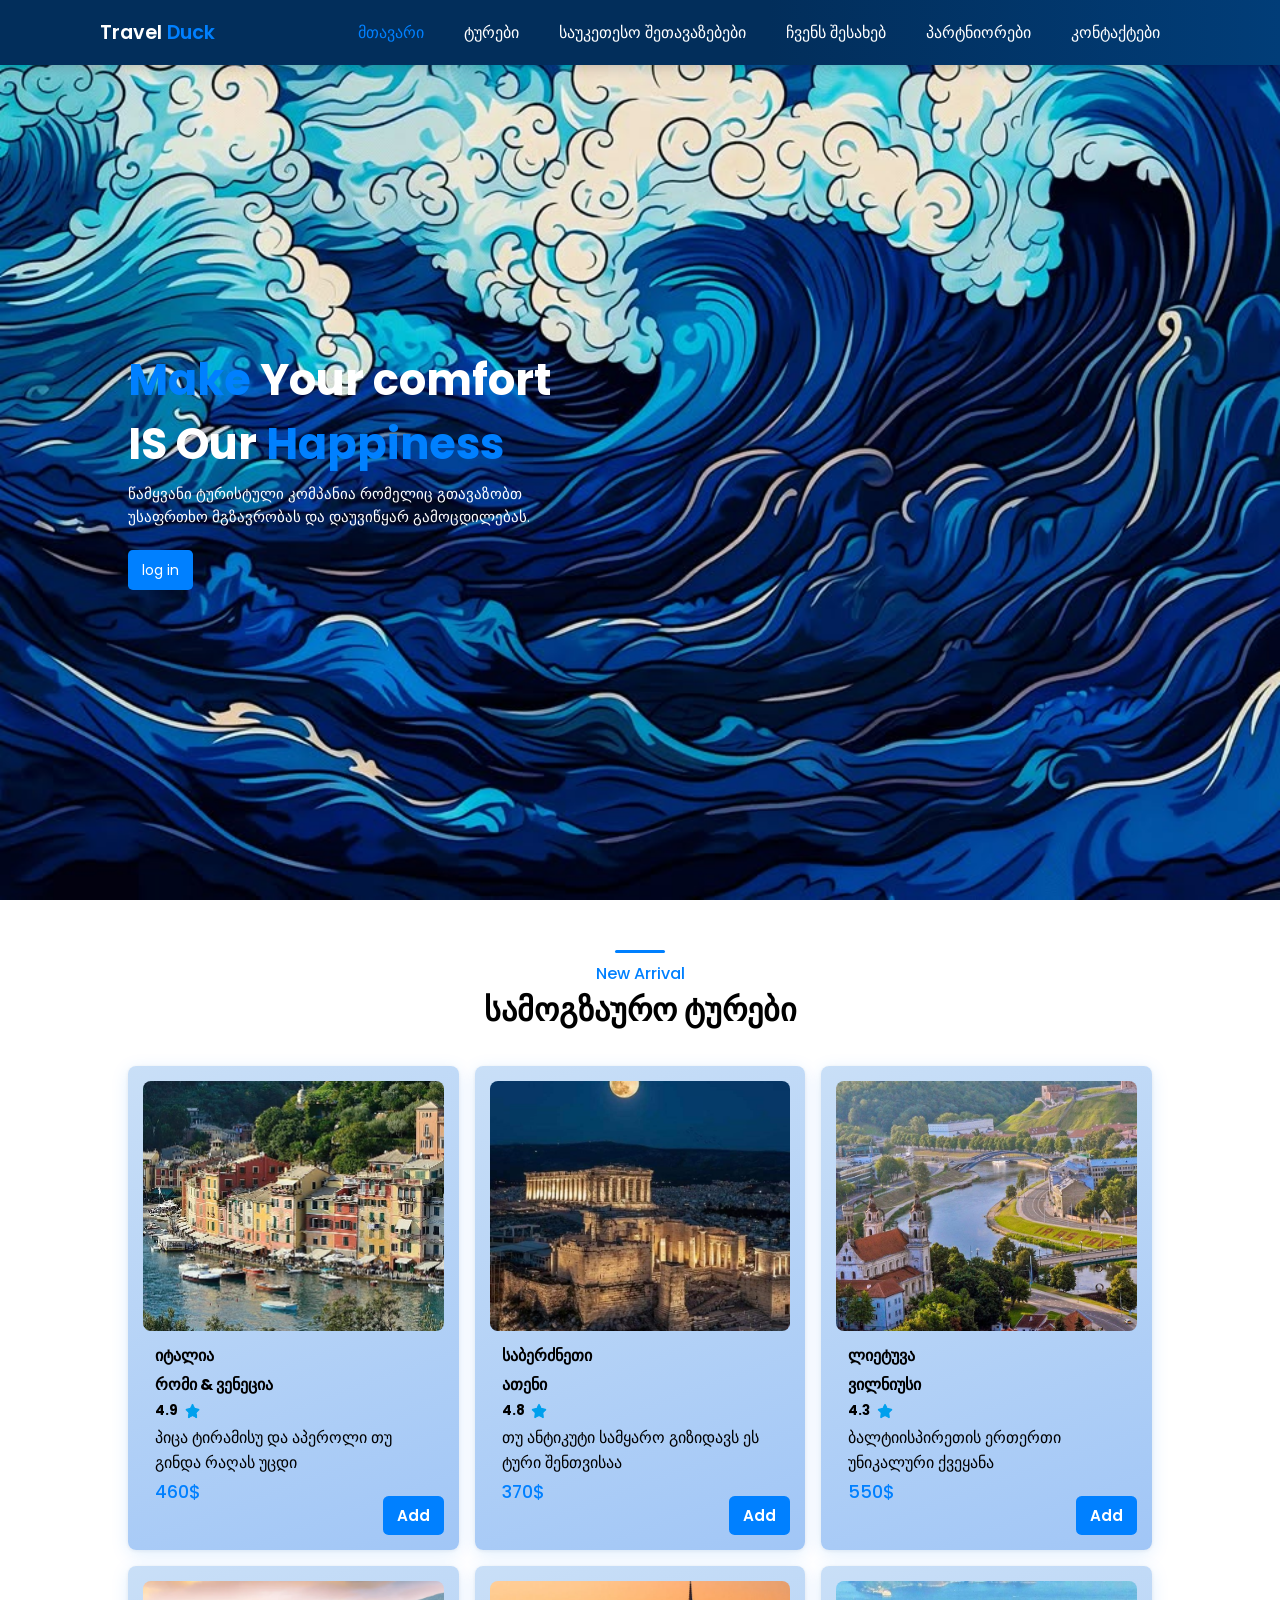
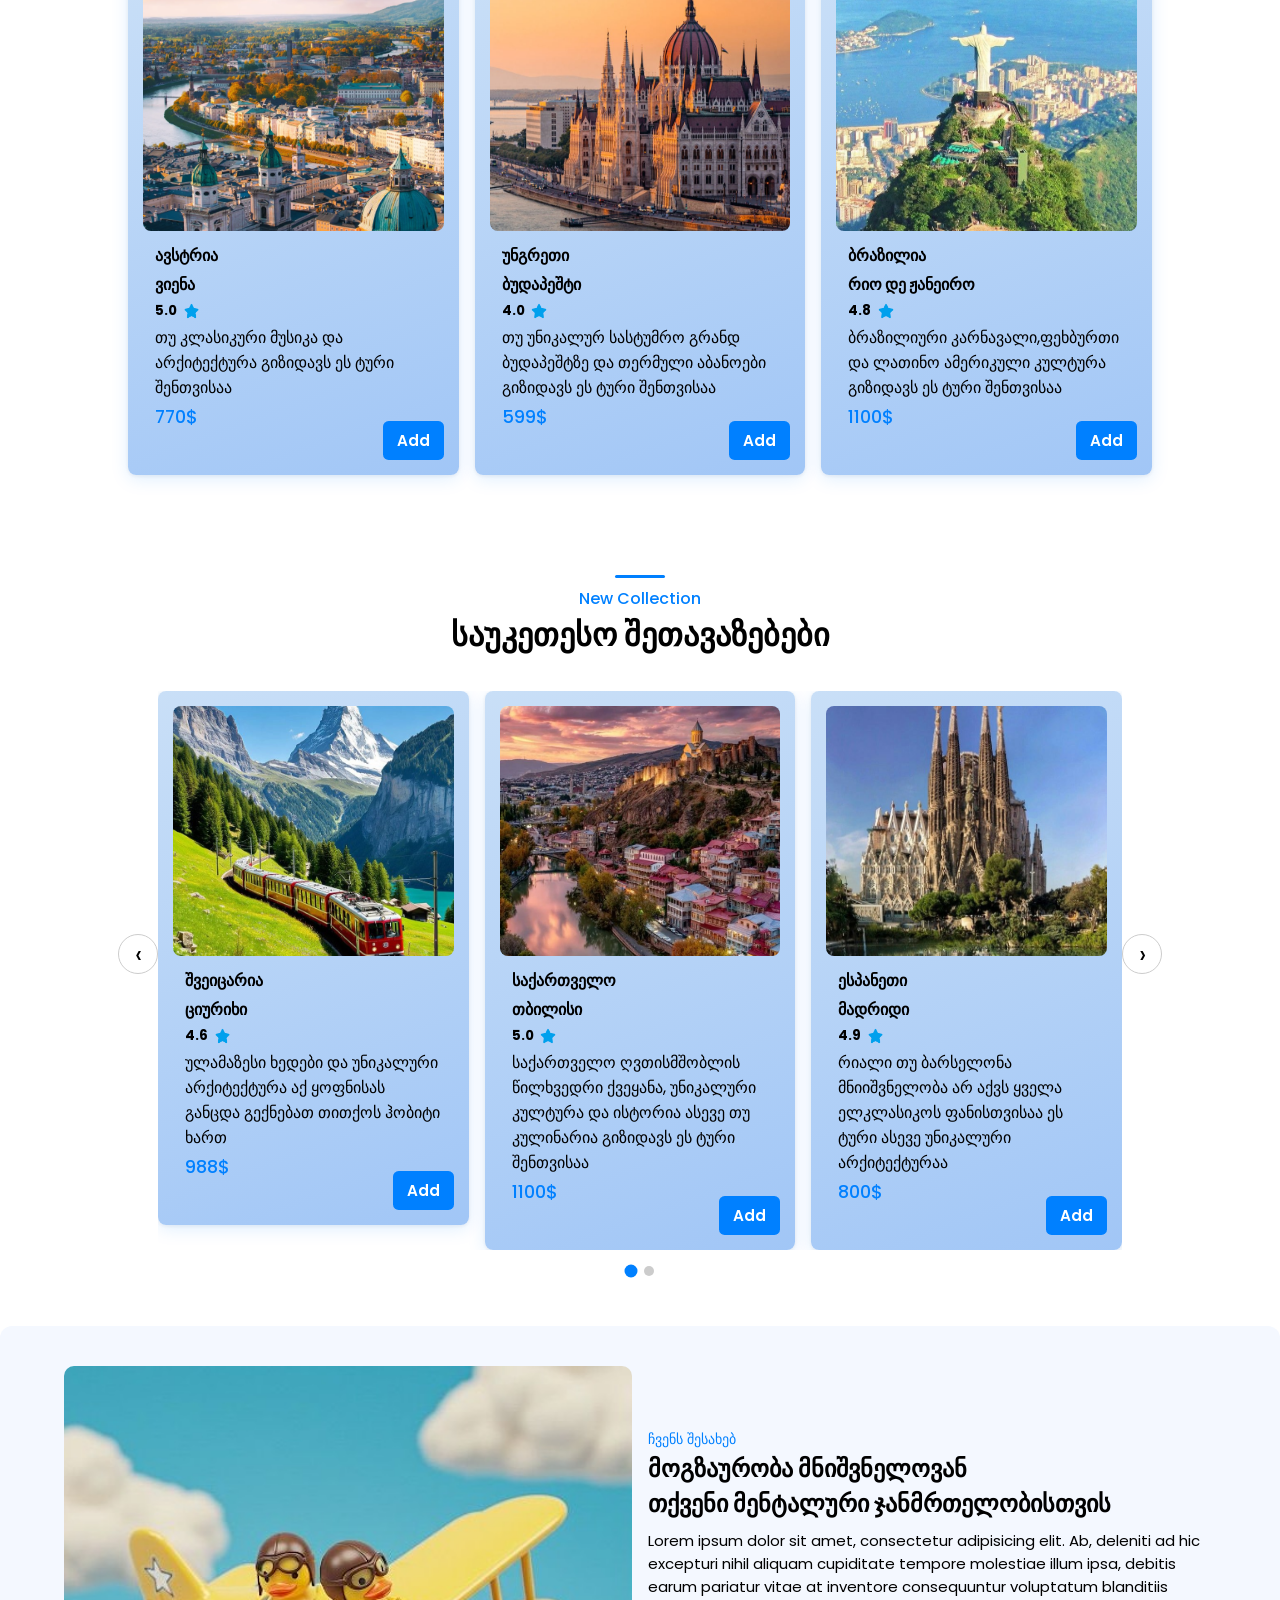
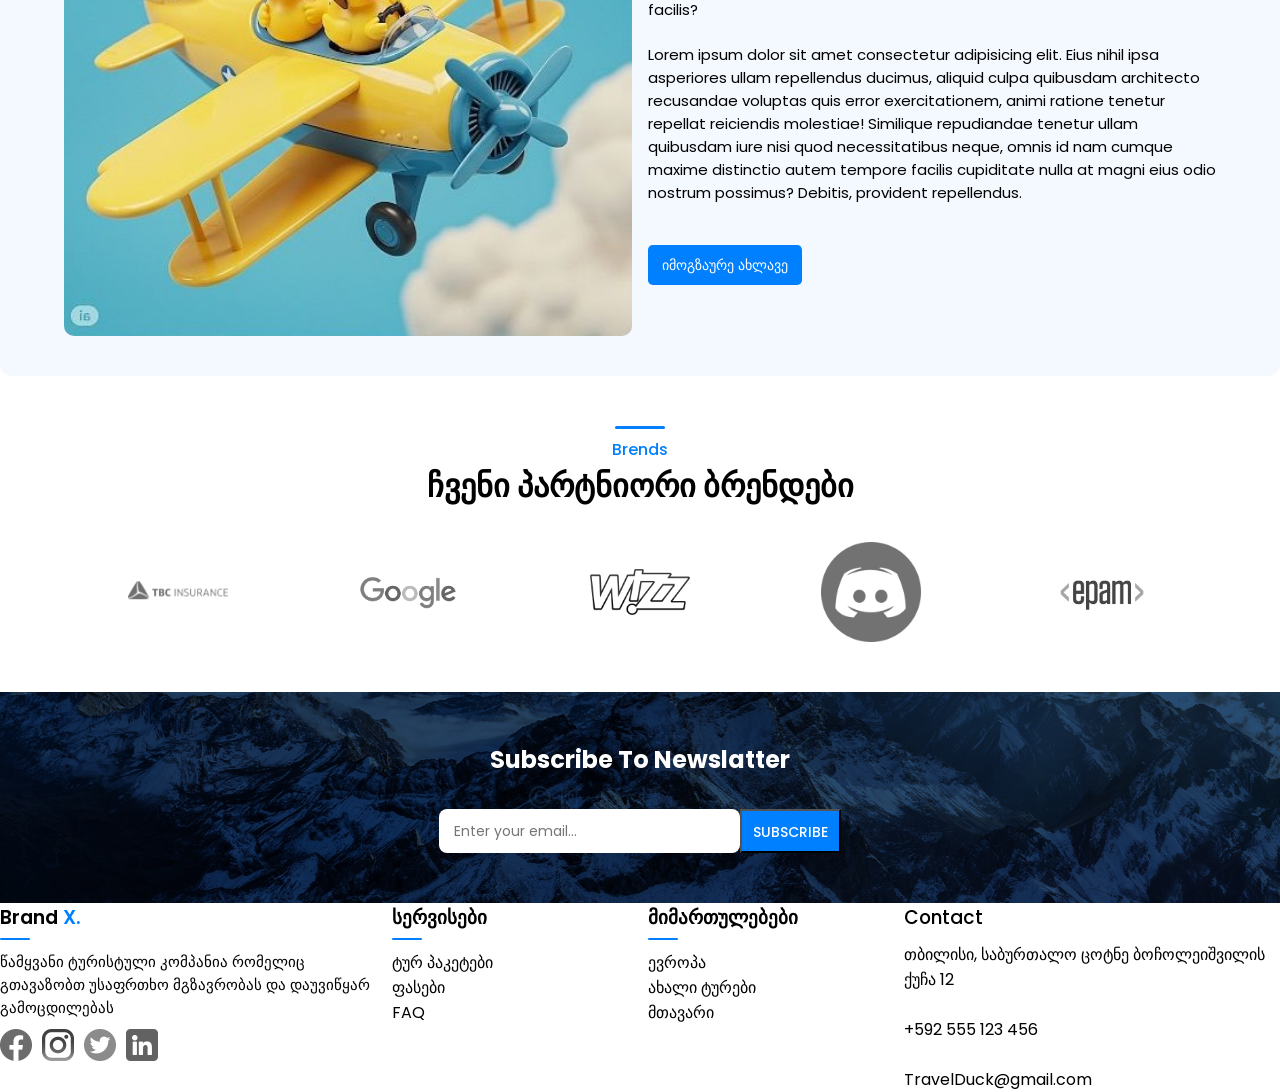
<file: index.html>
<!DOCTYPE html>
<html lang="en">
<head>
    <meta charset="UTF-8">
    <meta name="viewport" content="width=device-width, initial-scale=1.0">
    <title>Travel Duck</title>
    <link rel="stylesheet" href="styles.css">
</head>
<body>

    
    <header>
        <a href="#" class="logo">Travel <span>Duck</span></a>
        <div class="menu-text" id="menu"><span>menu</span></div>
        <ul class="navbar">
            <li><a href="#home">მთავარი</a></li>
            <li><a href="#shop">ტურები</a></li>
            <li><a href="#new">საუკეთესო შეთავაზებები</a></li>
            <li><a href="#about">ჩვენს შესახებ</a></li>
            <li><a href="#brands">პარტნიორები</a></li>
            <li><a href="#contact">კონტაქტები</a></li>
        </ul>
    </header>

    
    <section class="home" id="home">
        <div class="home-text">
            <h1><span>Make</span> Your comfort<br>IS Our <span>Happiness</span></h1>
            <p>წამყვანი ტურისტული კომპანია რომელიც გთავაზობთ <br> უსაფრთხო მგზავრობას და დაუვიწყარ გამოცდილებას.</p>
            <a href="dox.html" class="btn">log in</a>
        </div>
    </section>

    
    <section class="shop" id="shop">
        <div class="heading">
            <span>New Arrival</span>
            <h2>სამოგზაურო ტურები</h2>
        </div>

        <div class="shop-container">
            
            <div class="box">
                <div class="box-img">
                <a href="mogzauroba.html#Italia"><img src="img/product1.jpg" alt="Italy Trip"></a>
                </div>
                <div class="title-price">
                <h3>იტალია</h3>
                <h4>რომი & ვენეცია</h4>
                <div class="rating">
                    <h5>4.9</h5><img src="img/varskvlavi.png" alt="Star">
                </div>
                <p>პიცა ტირამისუ და აპეროლი თუ გინდა რაღას უცდი</p>
                </div>
                <span>460$</span>
                <div class="add-btn">Add</div>
            </div>
            
            <div class="box">
                <div class="box-img">
                <a href="mogzauroba.html#Greece"><img src="img/product2.jpg" alt="Greece Trip"></a>
                </div>
                <div class="title-price">
                <h3>საბერძნეთი</h3>
                <h4>ათენი</h4>
                <div class="rating">
                    <h5>4.8</h5><img src="img/varskvlavi.png" alt="Star">
                </div>
                <p>თუ ანტიკუტი სამყარო გიზიდავს ეს ტური შენთვისაა</p>
                </div>
                <span>370$</span>
                <div class="add-btn">Add</div>
            </div>
            
            <div class="box">
                <div class="box-img">
                <a href="mogzauroba.html#lietuva"><img src="img/product3.jpg" alt="Vilnius Trip"></a>
                </div>
                <div class="title-price">
                    <h3>ლიეტუვა</h3>
                    <h4>ვილნიუსი</h4>
                    <div class="rating">
                        <h5>4.3</h5><img src="img/varskvlavi.png" alt="Star">
                    </div>
                    <p>ბალტიისპირეთის ერთერთი უნიკალური ქვეყანა</p>
                </div>
                <span>550$</span>
                <div class="add-btn">Add</div>
            </div>
           
            <div class="box">
                <div class="box-img">
                    <a href="mogzauroba.html#Vienna"><img src="img/product.4.png" alt="Vienna Trip"></a>
                </div>
                <div class="title-price">
                    <h3>ავსტრია</h3>
                    <h4>ვიენა</h4>
                    <div class="rating">
                        <h5>5.0</h5><img src="img/varskvlavi.png" alt="Star">
                    </div>
                    <p>თუ კლასიკური მუსიკა და არქიტექტურა გიზიდავს ეს ტური შენთვისაა</p>
                </div>
                <span>770$</span>
                <div class="add-btn">Add</div>
            </div>
            
            <div class="box">
                <div class="box-img">
                    <a href="mogzauroba.html#Budapest"><img src="img/product5.jpg" alt="Budapest Trip"></a>
                </div>
                <div class="title-price">
                    <h3>უნგრეთი</h3>
                    <h4>ბუდაპეშტი</h4>
                    <div class="rating">
                        <h5>4.0</h5><img src="img/varskvlavi.png" alt="Star">
                    </div>
                    <p>თუ უნიკალურ სასტუმრო გრანდ ბუდაპეშტზე და თერმული აბანოები გიზიდავს ეს ტური შენთვისაა</p>
                </div>
                <span>599$</span>
                <div class="add-btn">Add</div>
            </div>
           
            <div class="box">
                <div class="box-img">
                    <a href="mogzauroba.html#Brazil"><img src="img/product6.jpg" alt="Brazil Trip"></a>
                </div>
                <div class="title-price">
                    <h3>ბრაზილია</h3>
                    <h4>რიო დე ჟანეირო</h4>
                    <div class="rating">
                        <h5>4.8</h5><img src="img/varskvlavi.png" alt="Star">
                    </div>
                    <p>ბრაზილიური კარნავალი,ფეხბურთი და ლათინო ამერიკული კულტურა გიზიდავს ეს ტური შენთვისაა</p>
                </div>
                <span>1100$</span>
                <div class="add-btn">Add</div>
            </div>
        </div>
    </section>

   
    <section class="new" id="new">
        <div class="heading">
            <span>New Collection</span>
            <h2>საუკეთესო შეთავაზებები</h2>
        </div>

        <div class="carousel-wrapper">
            <button class="car-btn car-prev" id="carPrev">&#8249;</button>
            <div class="car-track-outer">
                <div class="car-track" id="carTrack">

                  
                    <div class="car-slide">
                        <div class="box">
                            <div class="box-img">
                                <a href="mogzauroba.html#Switzerland"><img src="img/new1.jpg" alt="Swizerland Trip"></a>
                            </div>
                            <div class="title-price">
                                <h3>შვეიცარია</h3>
                                <h4>ციურიხი</h4>
                                <div class="rating">
                                    <h5>4.6</h5><img src="img/varskvlavi.png" alt="Star">
                                </div>
                                <p>ულამაზესი ხედები და უნიკალური არქიტექტურა აქ ყოფნისას განცდა გექნებათ თითქოს ჰობიტი ხართ</p>
                            </div>
                            <span>988$</span>
                            <div class="add-btn">Add</div>
                        </div>
                    </div>

                   
                    <div class="car-slide">
                        <div class="box">
                            <div class="box-img">
                                <a href="mogzauroba.html#Georgia"><img src="img/new2.jpg" alt="Georgia Trip"></a>
                            </div>
                            <div class="title-price">
                                <h3>საქართველო</h3>
                                <h4>თბილისი</h4>
                                <div class="rating">
                                    <h5>5.0</h5><img src="img/varskvlavi.png" alt="Star">
                                </div>
                                <p>საქართველო ღვთისმშობლის წილხვედრი ქვეყანა, უნიკალური კულტურა და ისტორია ასევე თუ კულინარია გიზიდავს ეს ტური შენთვისაა</p>
                            </div>
                            <span>1100$</span>
                            <div class="add-btn">Add</div>
                        </div>
                    </div>
        
                    <div class="car-slide">
                        <div class="box">
                            <div class="box-img">
                                <a href="mogzauroba.html#Spain"><img src="img/new3.jpg" alt="Spanish Trip"></a>
                            </div>
                            <div class="title-price">
                                <h3>ესპანეთი</h3>
                                <h4>მადრიდი</h4>
                                <div class="rating">
                                    <h5>4.9</h5><img src="img/varskvlavi.png" alt="Star">
                                </div>
                                <p>რიალი თუ ბარსელონა მნიიშვნელობა არ აქვს ყველა ელკლასიკოს ფანისთვისაა ეს ტური ასევე უნიკალური არქიტექტურაა</p>
                            </div>
                            <span>800$</span>
                            <div class="add-btn">Add</div>
                        </div>
                    </div>

                    <div class="car-slide">
                        <div class="box">
                            <div class="box-img">
                                <a href="mogzauroba.html#Brazil"><img src="img/product6.jpg" alt="Brazil Trip"></a>
                            </div>
                            <div class="title-price">
                                <h3>ბრაზილია</h3>
                                <h4>რიო დე ჟანეირო</h4>
                                <div class="rating">
                                    <h5>4.8</h5><img src="img/varskvlavi.png" alt="Star">
                                </div>
                                <p>ბრაზილიური კარნავალი, ფეხბურთი და ლათინო ამერიკული კულტურა გიზიდავს ეს ტური შენთვისაა</p>
                            </div>
                            <span>1100$</span>
                            <div class="add-btn">Add</div>
                        </div>
                    </div>

                    <div class="car-slide">
                        <div class="box">
                            <div class="box-img">
                                <a href="mogzauroba.html#Vienna"><img src="img/product.4.png" alt="Vienna Trip"></a>
                            </div>
                            <div class="title-price">
                                <h3>ავსტრია</h3>
                                <h4>ვიენა</h4>
                                <div class="rating">
                                    <h5>5.0</h5><img src="img/varskvlavi.png" alt="Star">
                                </div>
                                <p>თუ კლასიკური მუსიკა და არქიტექტურა გიზიდავს ეს ტური შენთვისაა</p>
                            </div>
                            <span>770$</span>
                            <div class="add-btn">Add</div>
                        </div>
                    </div>
                    <div class="car-slide">
                         <div class="box">
                <div class="box-img">
                <a href="mogzauroba.html#lietuva"><img src="img/product3.jpg" alt="Vilnius Trip"></a>
                </div>
                <div class="title-price">
                    <h3>ლიეტუვა</h3>
                    <h4>ვილნიუსი</h4>
                    <div class="rating">
                        <h5>4.3</h5><img src="img/varskvlavi.png" alt="Star">
                    </div>
                    <p>ბალტიისპირეთის ერთერთი უნიკალური ქვეყანა აქ კალათბურთი უფრო უყვართ ვიდრე ფეხბურთი</p>
                </div>
                <span>550$</span>
                <div class="add-btn">Add</div>
            </div>
                    </div>

                </div>
            </div>
            <button class="car-btn car-next" id="carNext">&#8250;</button>
            <div class="car-dots" id="carDots"></div>
        </div>
    </section>

    <section class="about" id="about">
        <div class="about-img">
            <img src="img/ixvi.jpg" alt="">
        </div>
        <div class="about-txt">
            <span>ჩვენს შესახებ</span>
            <h2>მოგზაურობა მნიშვნელოვან <br> თქვენი მენტალური ჯანმრთელობისთვის</h2>
            <p>Lorem ipsum dolor sit amet, consectetur adipisicing elit. Ab, deleniti ad hic excepturi nihil aliquam cupiditate tempore molestiae illum ipsa, debitis earum pariatur vitae at inventore consequuntur voluptatum blanditiis facilis?</p>
            <p>Lorem ipsum dolor sit amet consectetur adipisicing elit. Eius nihil ipsa asperiores ullam repellendus ducimus, aliquid culpa quibusdam architecto recusandae voluptas quis error exercitationem, animi ratione tenetur repellat reiciendis molestiae!
            Similique repudiandae tenetur ullam quibusdam iure nisi quod necessitatibus neque, omnis id nam cumque maxime distinctio autem tempore facilis cupiditate nulla at magni eius odio nostrum possimus? Debitis, provident repellendus.</p>
            <br><a href="#shop" class="btn">იმოგზაურე ახლავე</a>
        </div>
    </section>

    <section class="brands" id="brands">
        <div class="heading">
            <span>Brends</span>
            <h2>ჩვენი პარტნიორი ბრენდები</h2>
        </div>
        <div class="brands-container">
           <a href="https://tbcinsurance.ge/ge"><img src="img/br.0.png" alt=""></a>
           <a href="https://www.google.com/"><img src="img/br.1.png" alt=""></a>
           <a href="https://www.wizzair.com/en-gb"><img src="img/br.2.png" alt=""></a>
           <a href="https://discord.com/"><img src="img/br.3.png" alt=""></a>
           <a href="https://www.epam.com/"><img src="img/br.4.png" alt=""></a>
        </div>
    </section>

    <section class="newletter" id="contact">
        <h2>Subscribe To Newslatter</h2>
      
        <form class="news-box">
            <label for="newsletter-email" class="sr-only">ელ-ფოსტა</label>
            <input type="email" id="newsletter-email" name="newsletter_email" placeholder="Enter your email...">
            <button type="submit" class="btn">Subscribe</button>
        </form>
    </section>

   
    <footer class="footer" id="footer">
        <div class="footer-box">
            <h2>Brand <span>X.</span></h2>
            <p>წამყვანი ტურისტული კომპანია რომელიც გთავაზობთ უსაფრთხო მგზავრობას და დაუვიწყარ გამოცდილებას</p>
            <div class="social">
                <a href="https://www.facebook.com/"><img src="img/facebook.png" alt=""></a>
                <a href="https://www.instagram.com/"><img src="img/instagram.png" alt=""></a>
                <a href="https://www.twitter.com/"><img src="img/twitter.png" alt=""></a>
                <a href="https://www.linkedin.com/feed/"><img src="img/linkedin.png" alt=""></a>
            </div>
        </div>
       
        <div class="footer-box">
            <h2>სერვისები</h2>
            <ul>
                <li><a href="#shop">ტურ პაკეტები</a></li>
                <li><a href="#shop">ფასები</a></li>
                <li><a href="#about">FAQ</a></li>
            </ul>
        </div>
       
        <div class="footer-box">
            <h2>მიმართულებები</h2>
            <ul>
                <li><a href="#shop">ევროპა</a></li>
                <li><a href="#new">ახალი ტურები</a></li>
                <li><a href="#home">მთავარი</a></li>
            </ul>
        </div>
        
        <div class="footer-box contact-info">
            <h3>Contact</h3>
            <span>თბილისი, საბურთალო ცოტნე ბოჩოლეიშვილის ქუჩა 12</span><br>
            <span>+592 555 123 456</span><br>
            <span>TravelDuck@gmail.com</span>
        </div>
    </footer>

    <script src="main.js"></script>
</body>
</html>
</file>
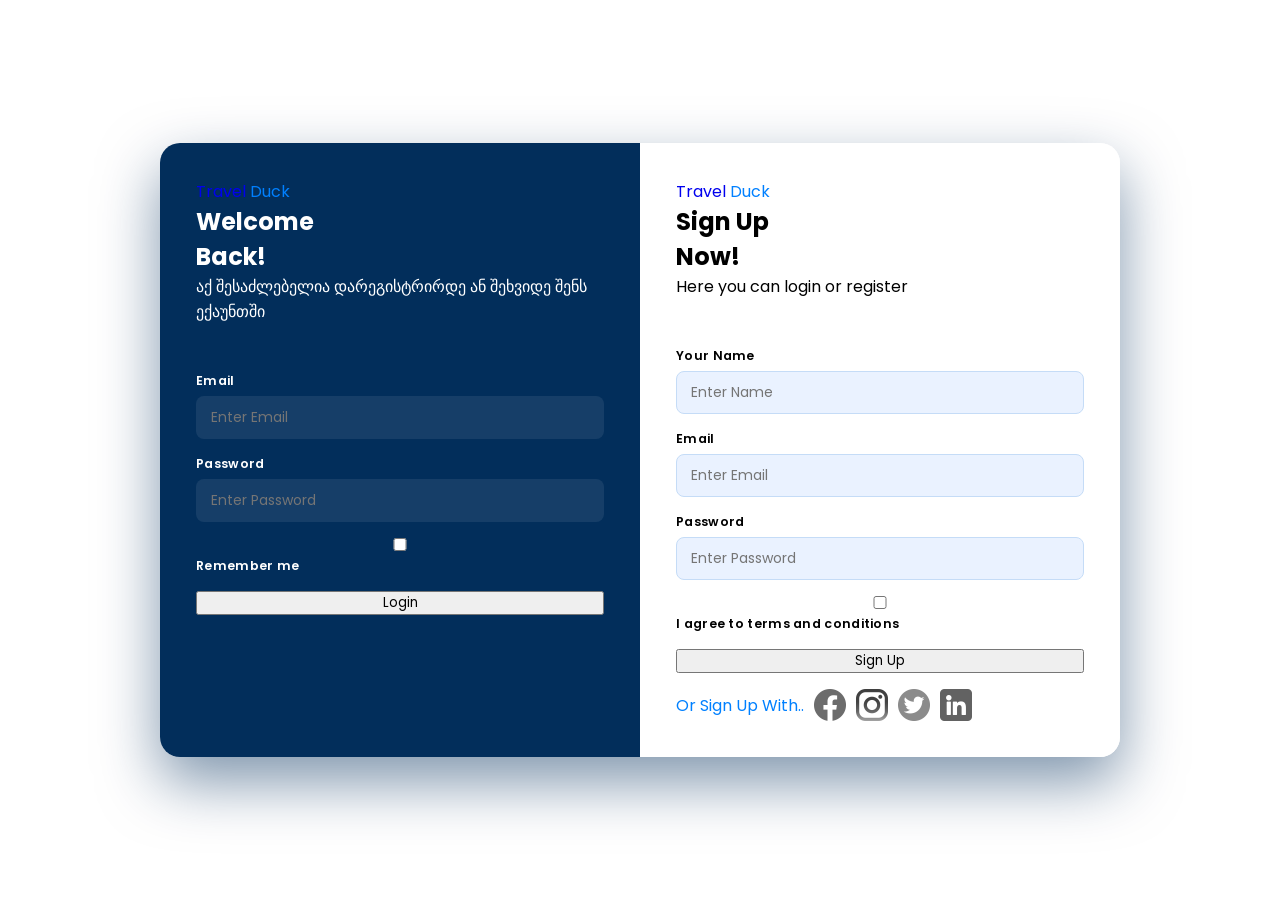
<file: dox.html>
<!DOCTYPE html>
<html lang="en">
<head>
    <meta charset="UTF-8">
    <meta name="viewport" content="width=device-width, initial-scale=1.0">
    <title>Travel Duck</title>
    <link rel="stylesheet" href="styles.css">
</head>
<body>

    <div class="page site">
        <div class="container">
            <div class="wrapper">
                
               
                <div class="login">
                    <div class="content-heading">
                        <div class="y-style">
                            <div class="Logo"><a href="index.html">Travel <span>Duck</span></a></div> 
                            <div class="welcome">
                                <h2>Welcome <br> Back!</h2>
                                <p>აქ შესაძლებელია დარეგისტრირდე ან შეხვიდე შენს ექაუნთში</p>
                            </div> 
                        </div>
                    </div>
                    <div class="content-from">
                        <div class="y-style">
                            <form action="" onsubmit="handleLogin(event)">
                                <fieldset class="form-fieldset">
                                    <legend class="form-legend">Login Form</legend>
                                    <p>
                                        <label for="login-email">Email</label>
                                        <input type="email" id="login-email" name="email" placeholder="Enter Email" required>
                                    </p>
                                    <p>
                                        <label for="login-pass">Password</label>
                                        <input type="password" id="login-pass" name="password" placeholder="Enter Password" required>
                                    </p>
                                    <p class="chek">
                                        <input type="checkbox" id="remember" name="remember">
                                        <label for="remember">Remember me</label>
                                    </p>
                                    <p><button type="submit" name="login-submit">Login</button></p>
                                </fieldset>
                            </form>
                        </div>
                    </div>
                </div>

                
                <div class="logup">
                    <div class="content-heading">
                        <div class="y-style">
                            <div class="Logo"><a href="index.html">Travel <span>Duck</span></a></div> 
                            <div class="welcome">
                                <h2>Sign Up<br> Now!</h2>
                                <p>Here you can login or register</p>
                            </div> 
                        </div>
                    </div>
                    <div class="content-from">
                        <div class="y-style">
                            <form action="" onsubmit="handleSignup(event)">
                                <fieldset class="form-fieldset">
                                    <legend class="form-legend">Registration Form</legend>
                                    <p>
                                        <label for="reg-name">Your Name</label>
                                        <input type="text" id="reg-name" name="full_name" placeholder="Enter Name" required>
                                    </p>
                                    <p>
                                        <label for="reg-email">Email</label>
                                        <input type="email" id="reg-email" name="email" placeholder="Enter Email" required>
                                    </p>
                                    <p>
                                        <label for="reg-pass">Password</label>
                                        <input type="password" id="reg-pass" name="password" placeholder="Enter Password" required>
                                    </p>
                                    <p class="chek">
                                        <input type="checkbox" id="terms" name="terms" required>
                                        <label for="terms">I agree to terms and conditions</label>
                                    </p>
                                    <p><button type="submit" name="signup-submit">Sign Up</button></p>
                                </fieldset>
                            </form>
                            <div class="social">
                                <p><span>Or Sign Up With..</span></p>
                                <div class="social">
                                 <a href="https://www.facebook.com/"><img src="img/facebook.png" alt=""></a>
                                  <a href="https://www.instagram.com/"><img src="img/instagram.png" alt=""></a>
                                   <a href="https://www.twitter.com/"><img src="img/twitter.png" alt=""></a>
                                    <a href="https://www.linkedin.com/feed/"><img src="img/linkedin.png" alt=""></a>
                                     </div>
                            </div>
                        </div>
                    </div>
                </div>

            </div>
        </div>
    </div>
</body>
</html>
</file>
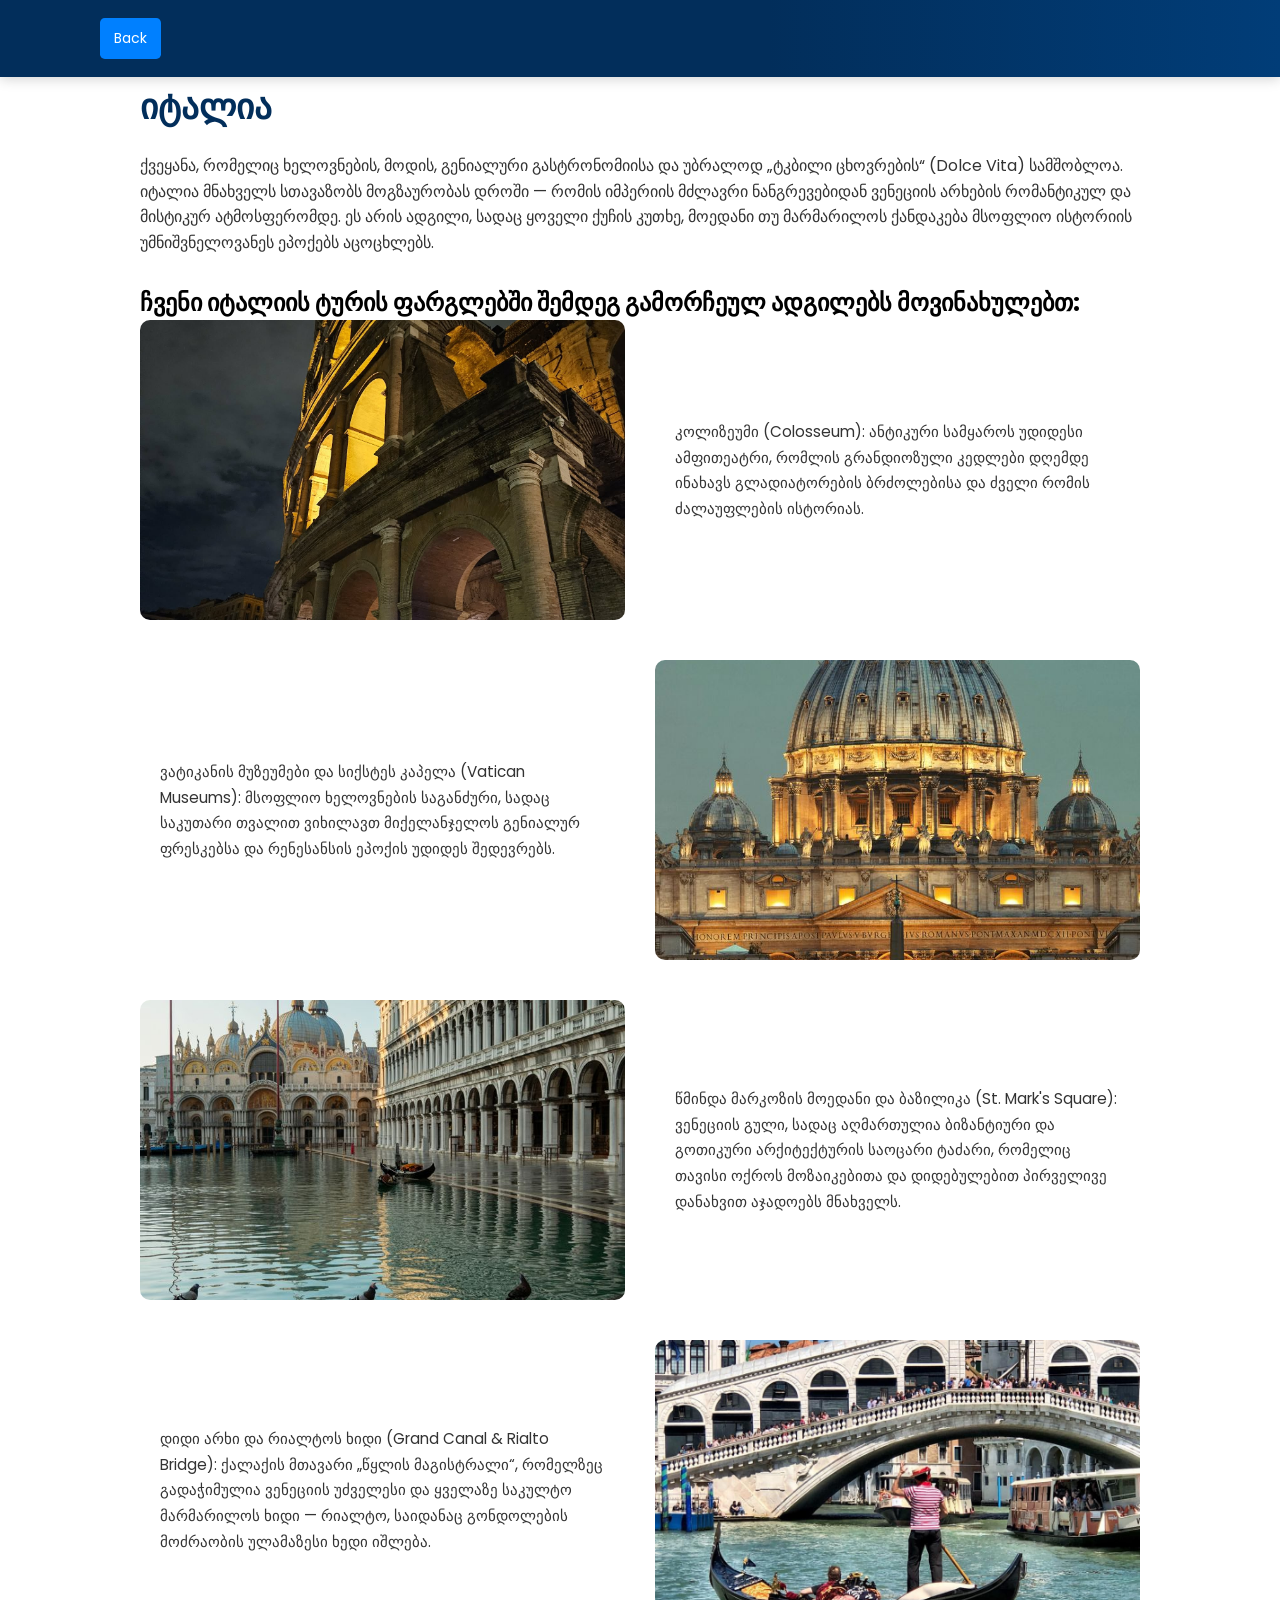
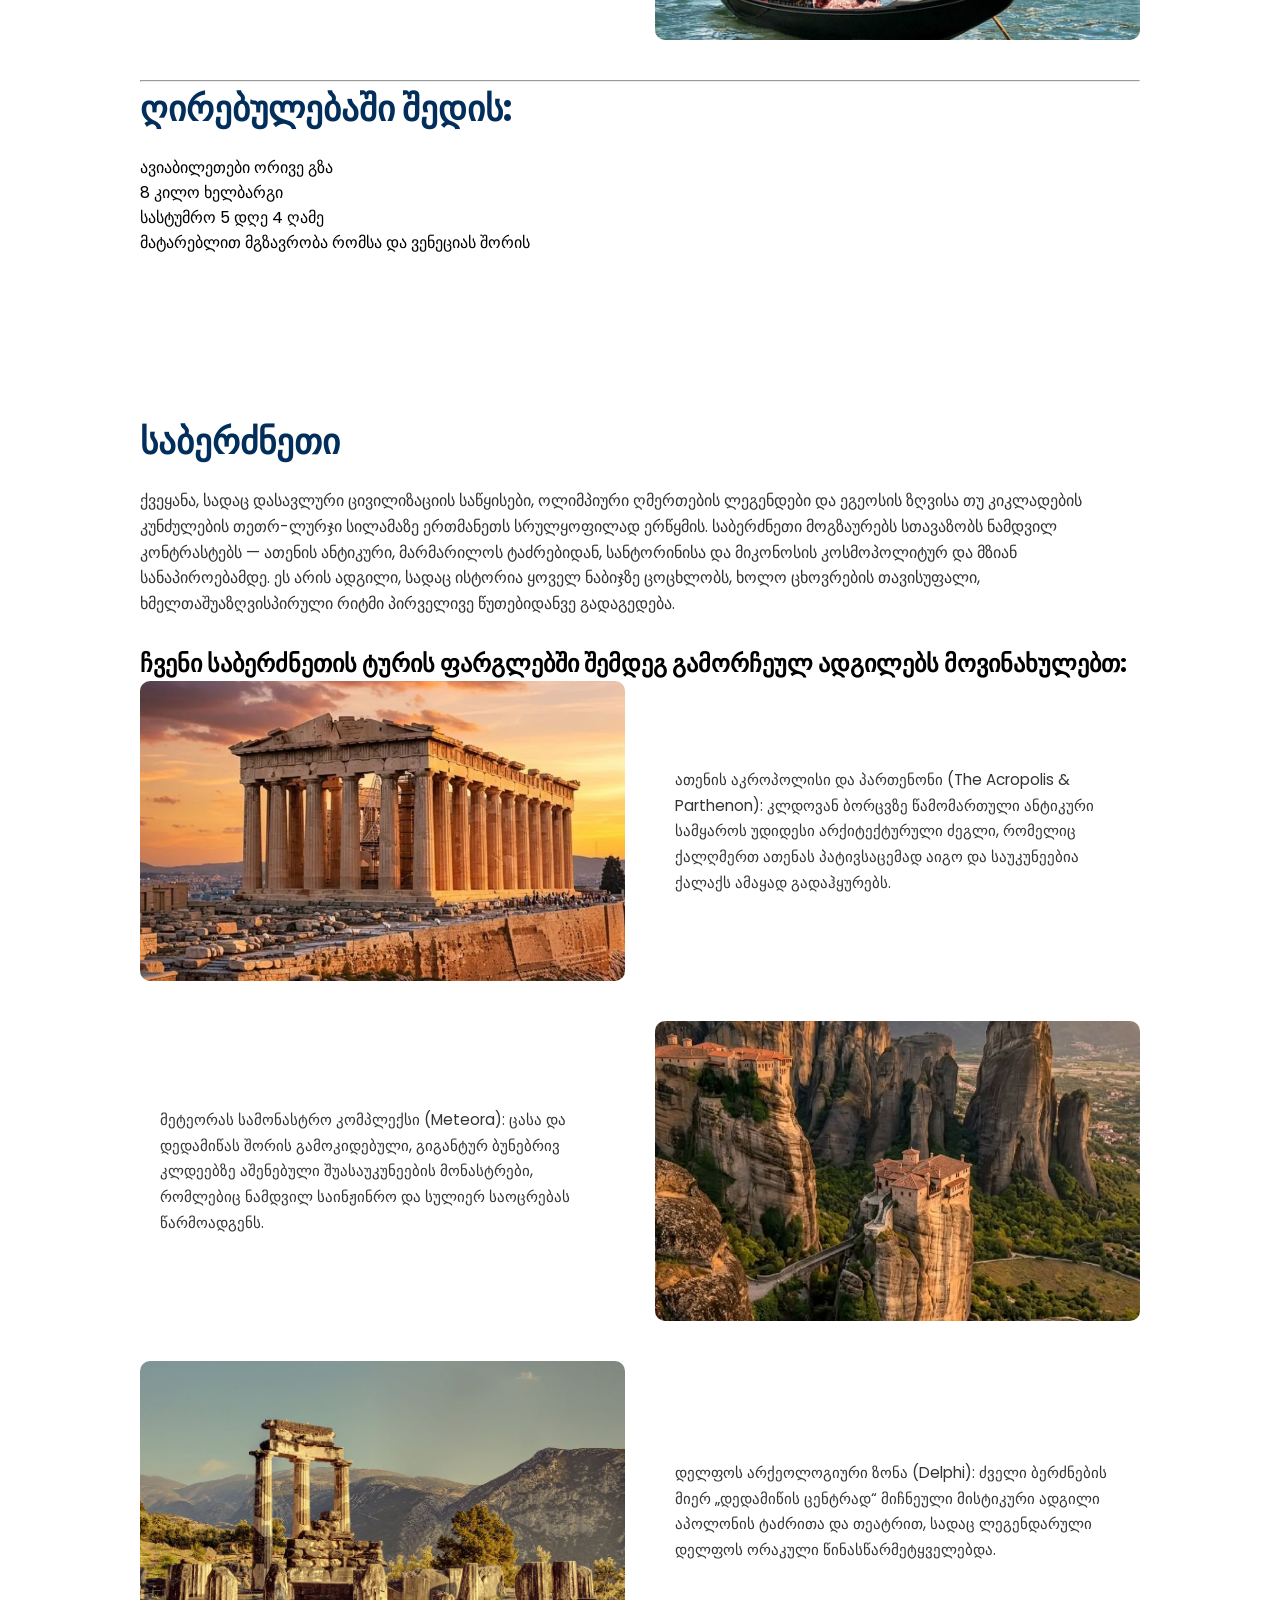
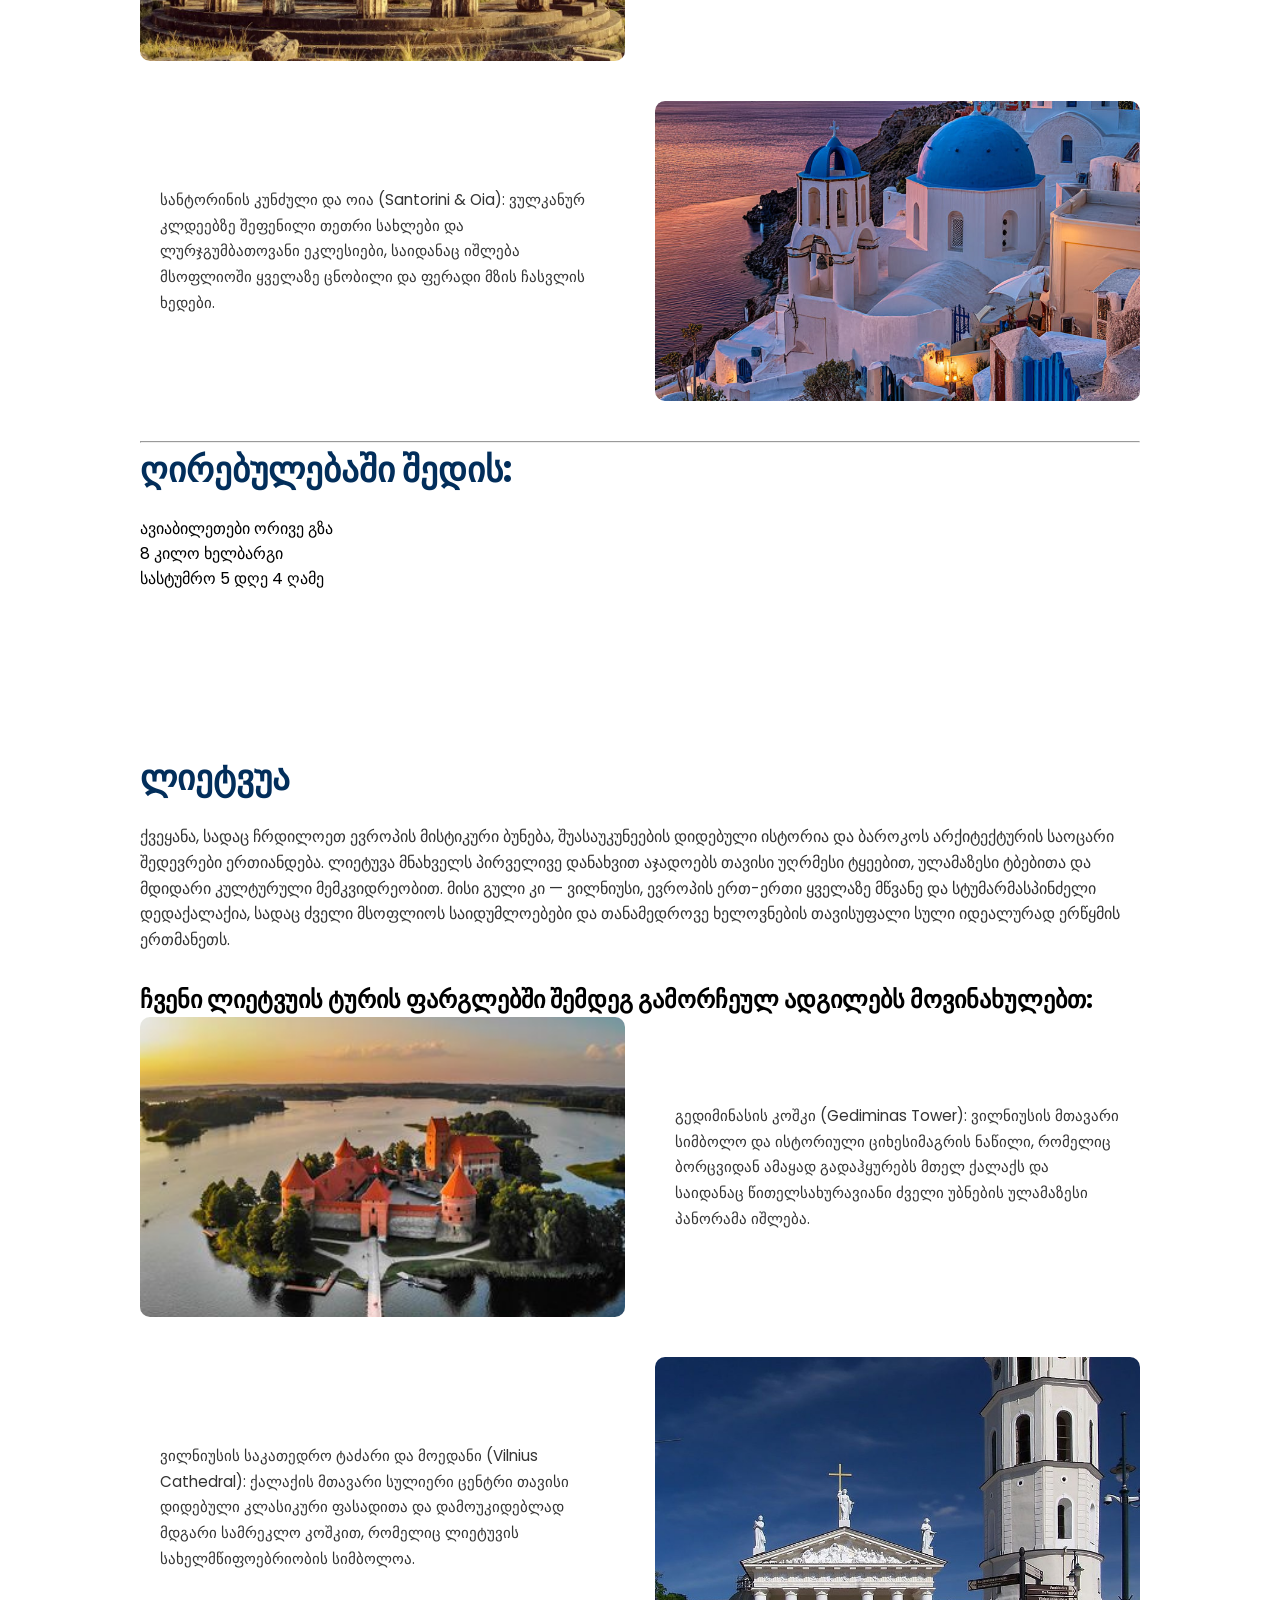
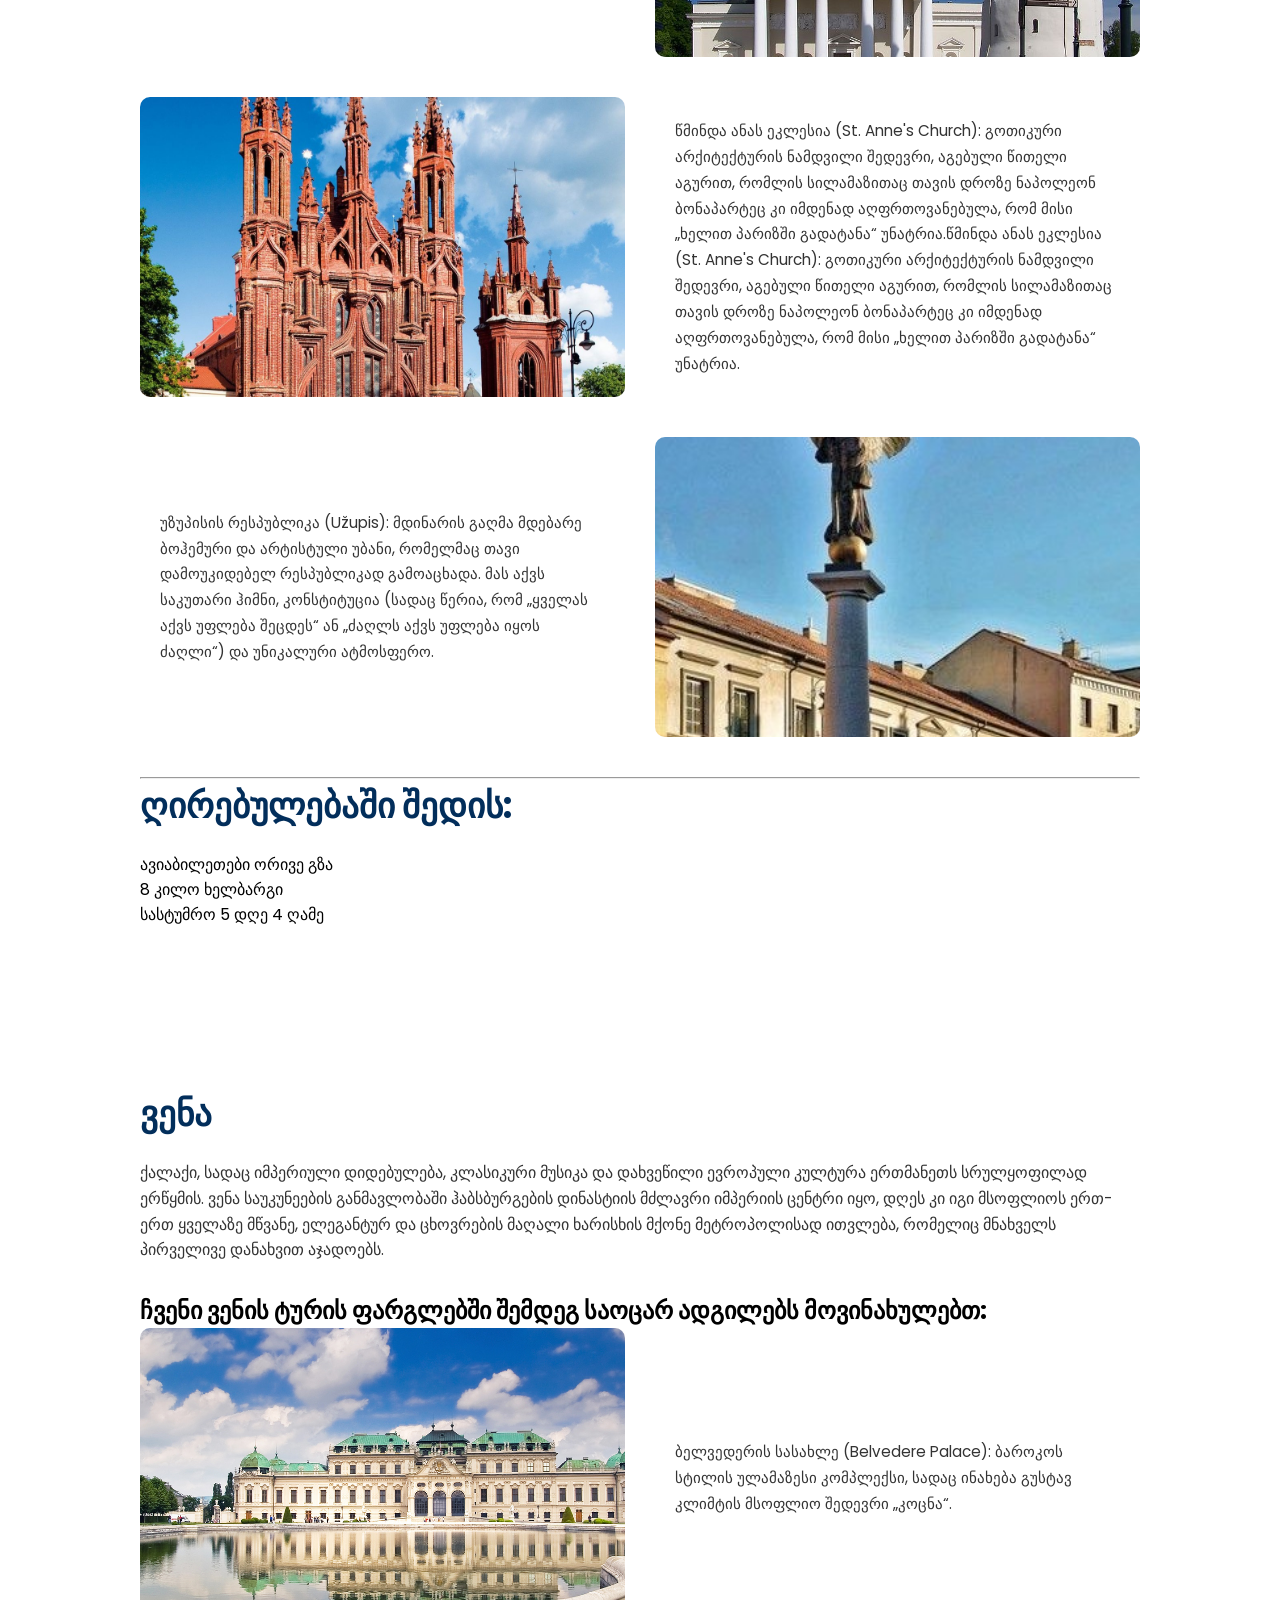
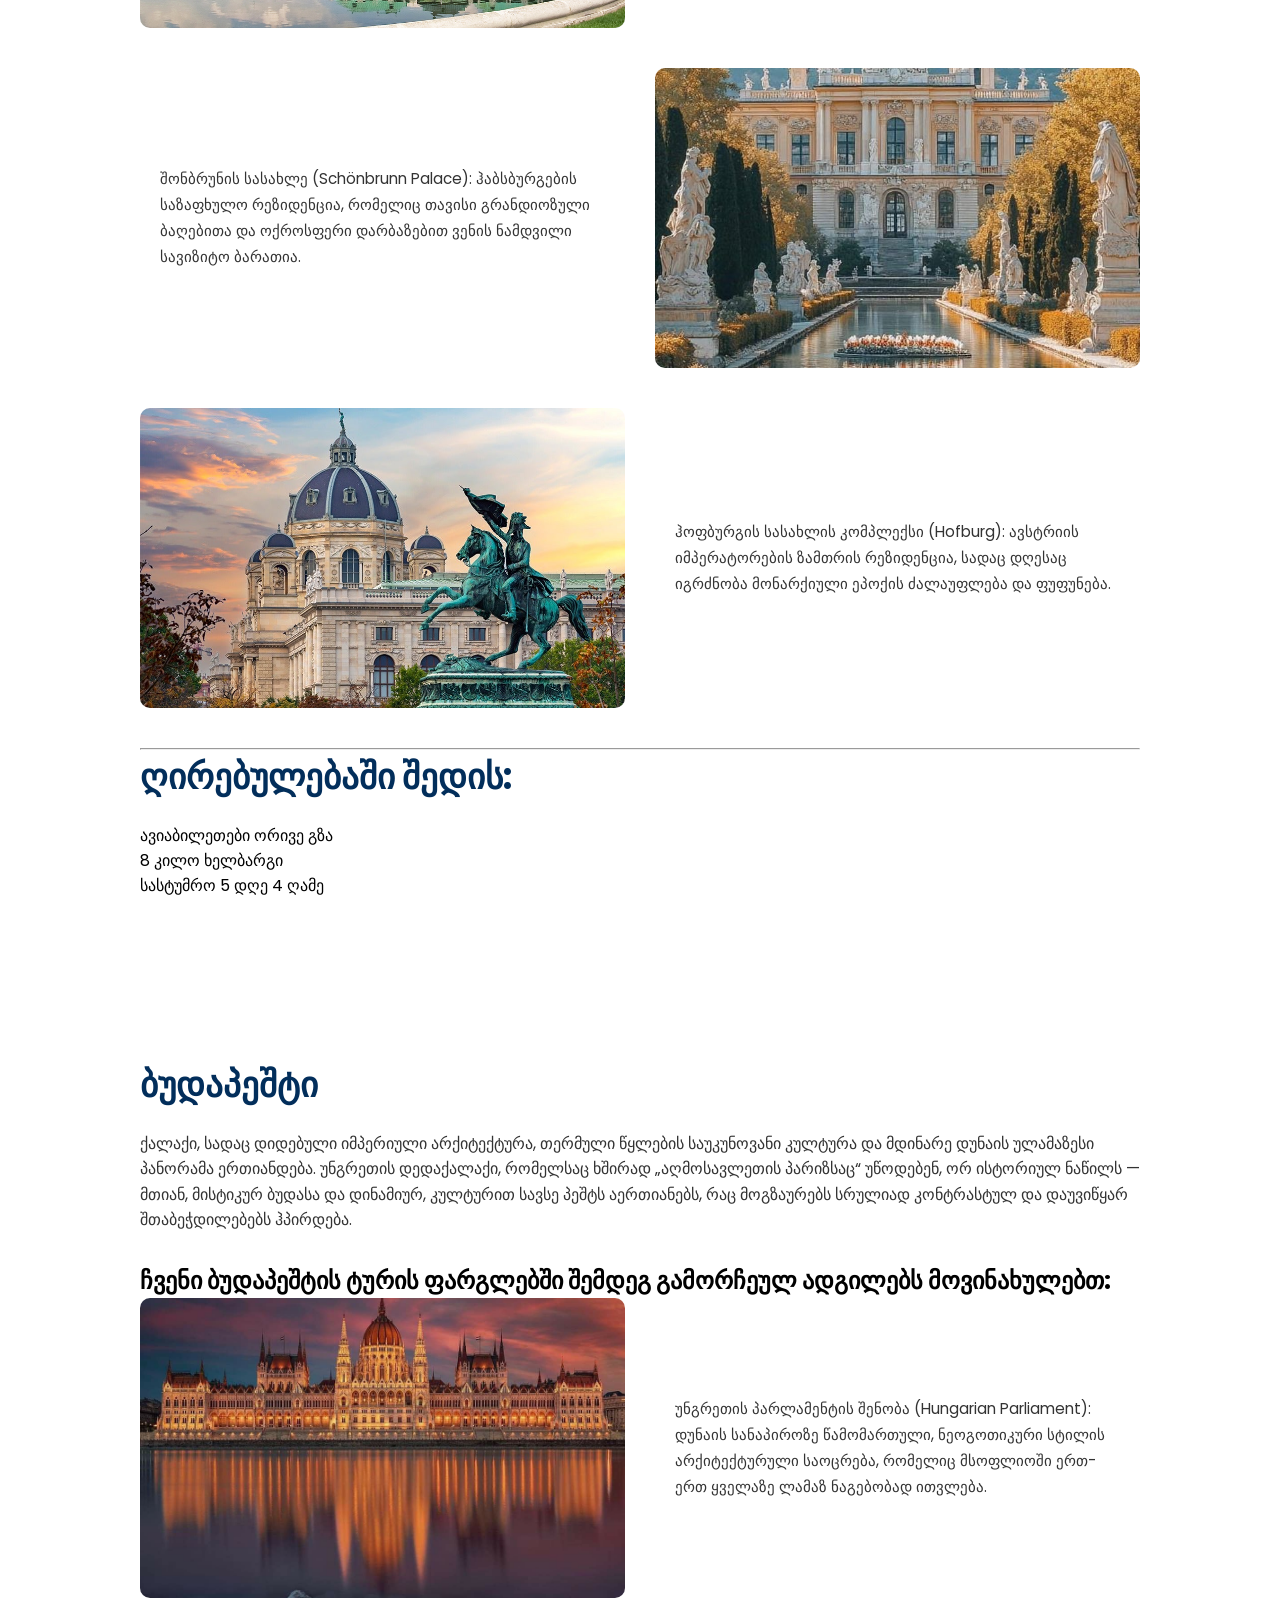
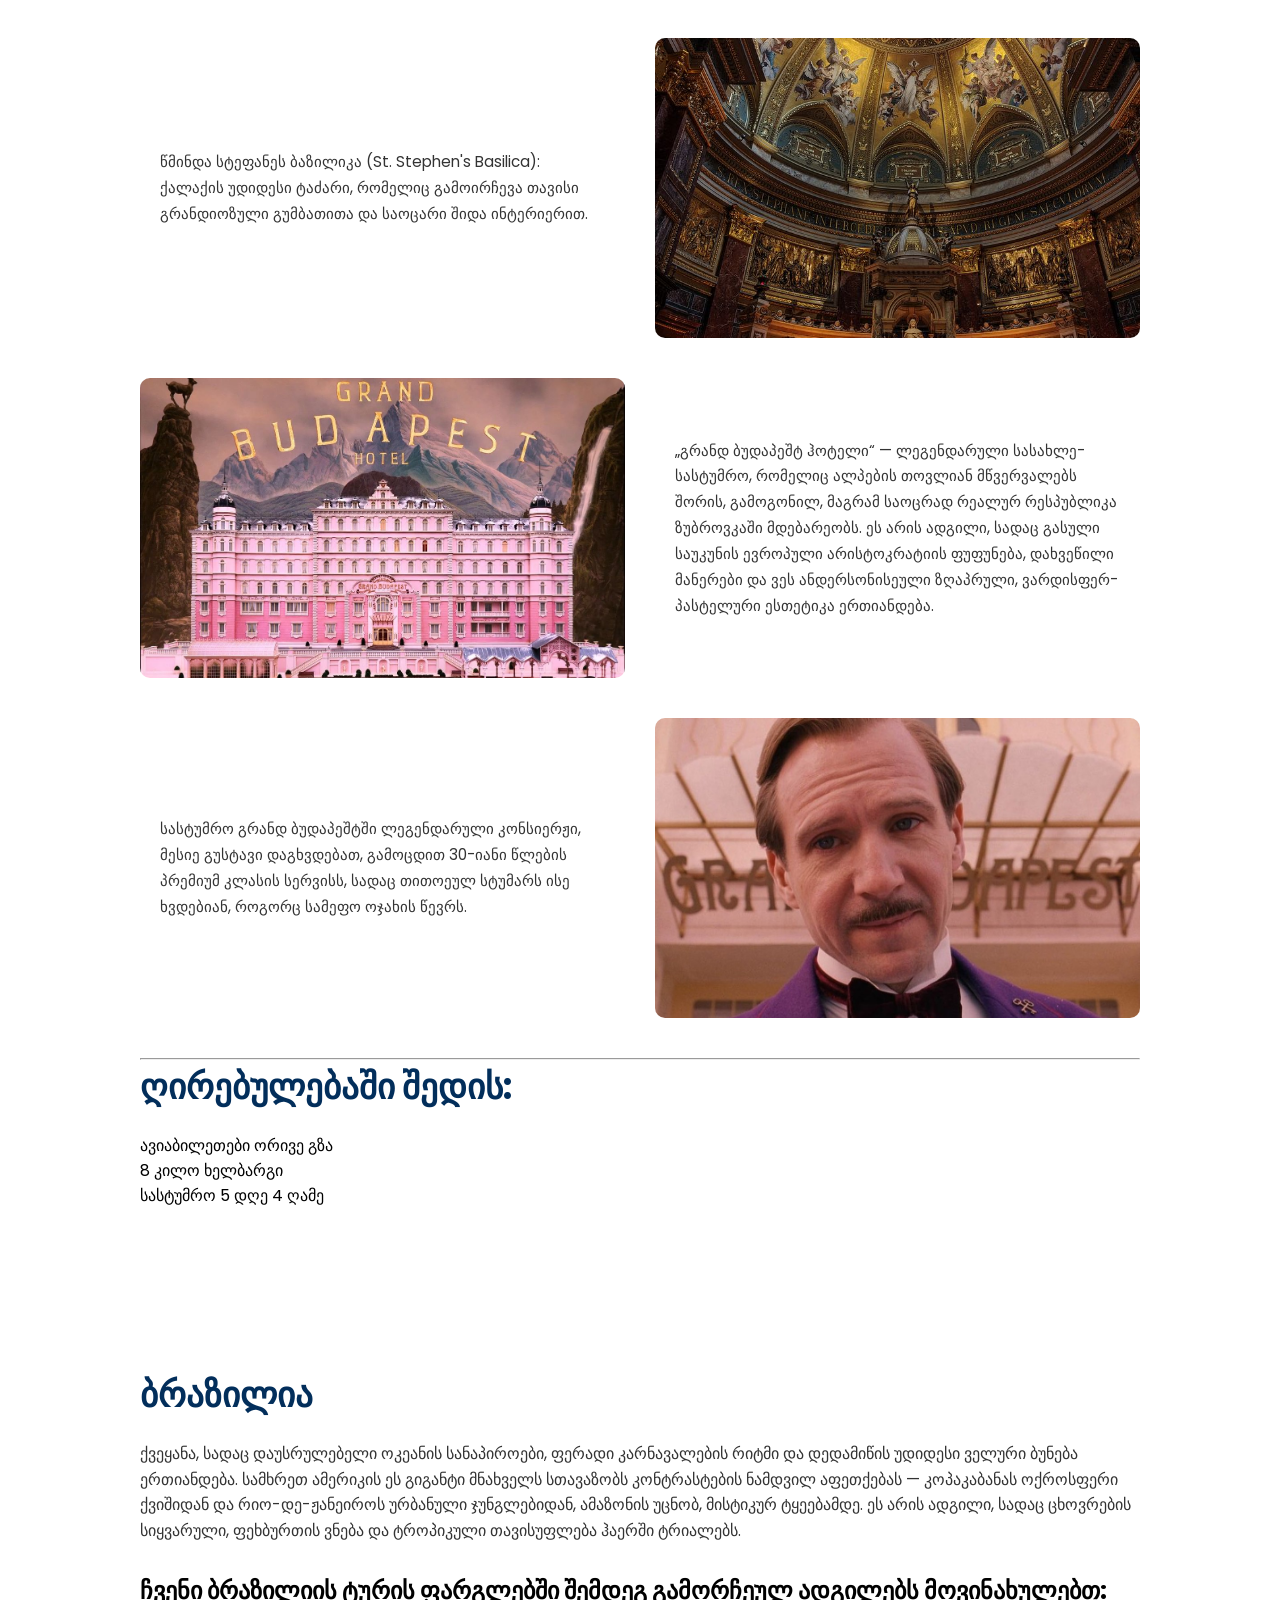
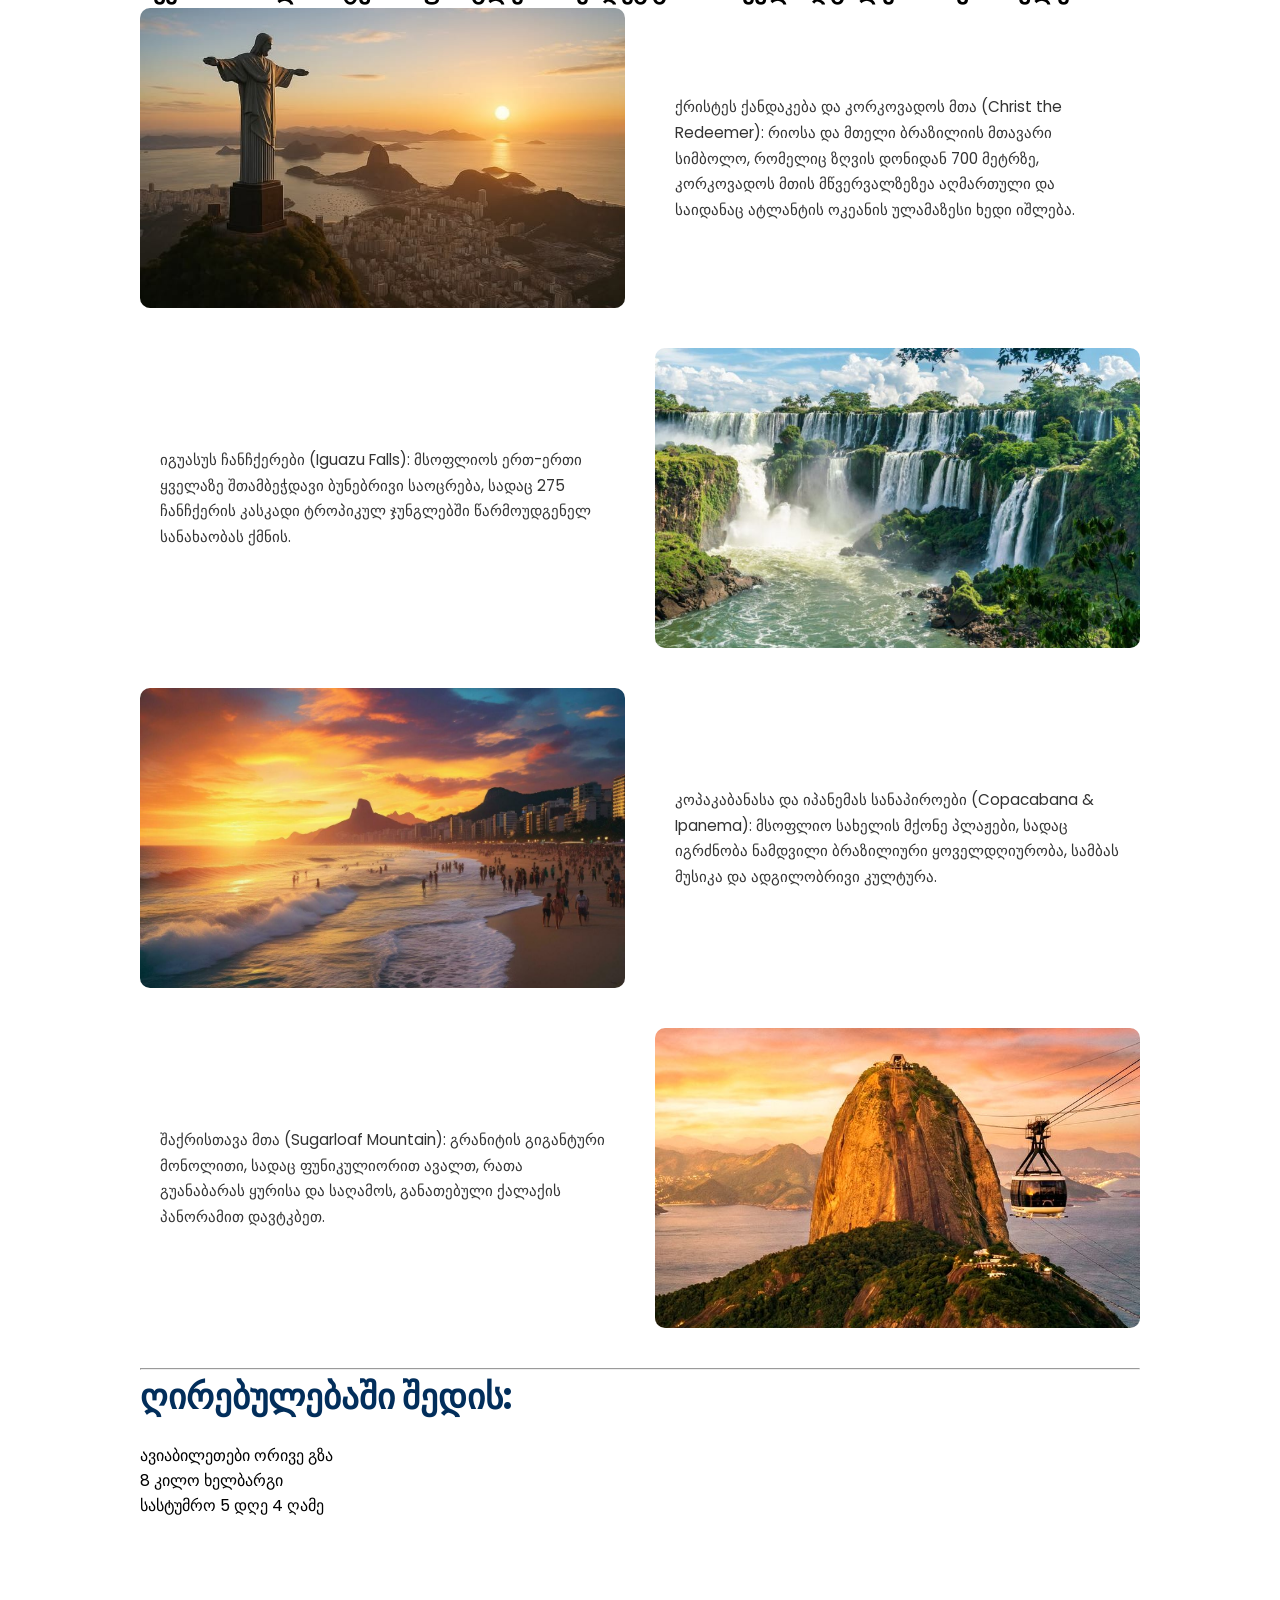
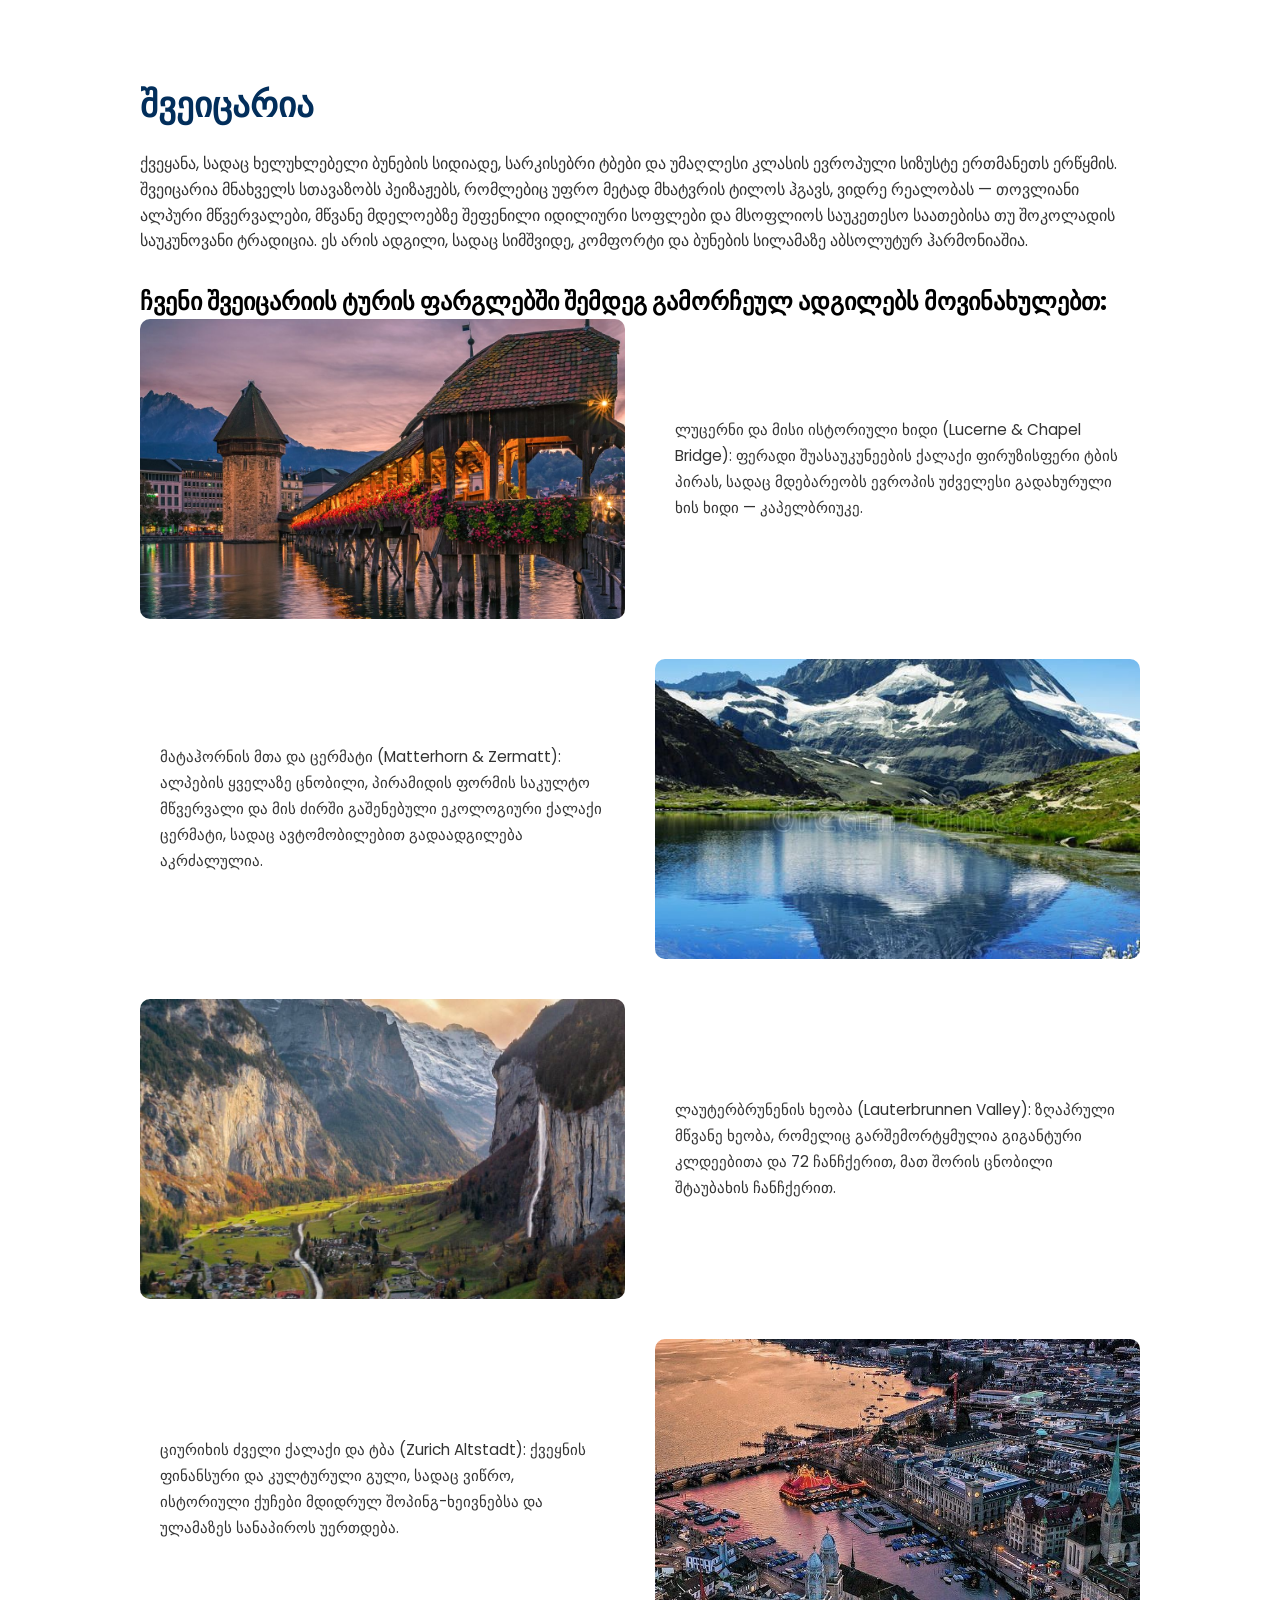
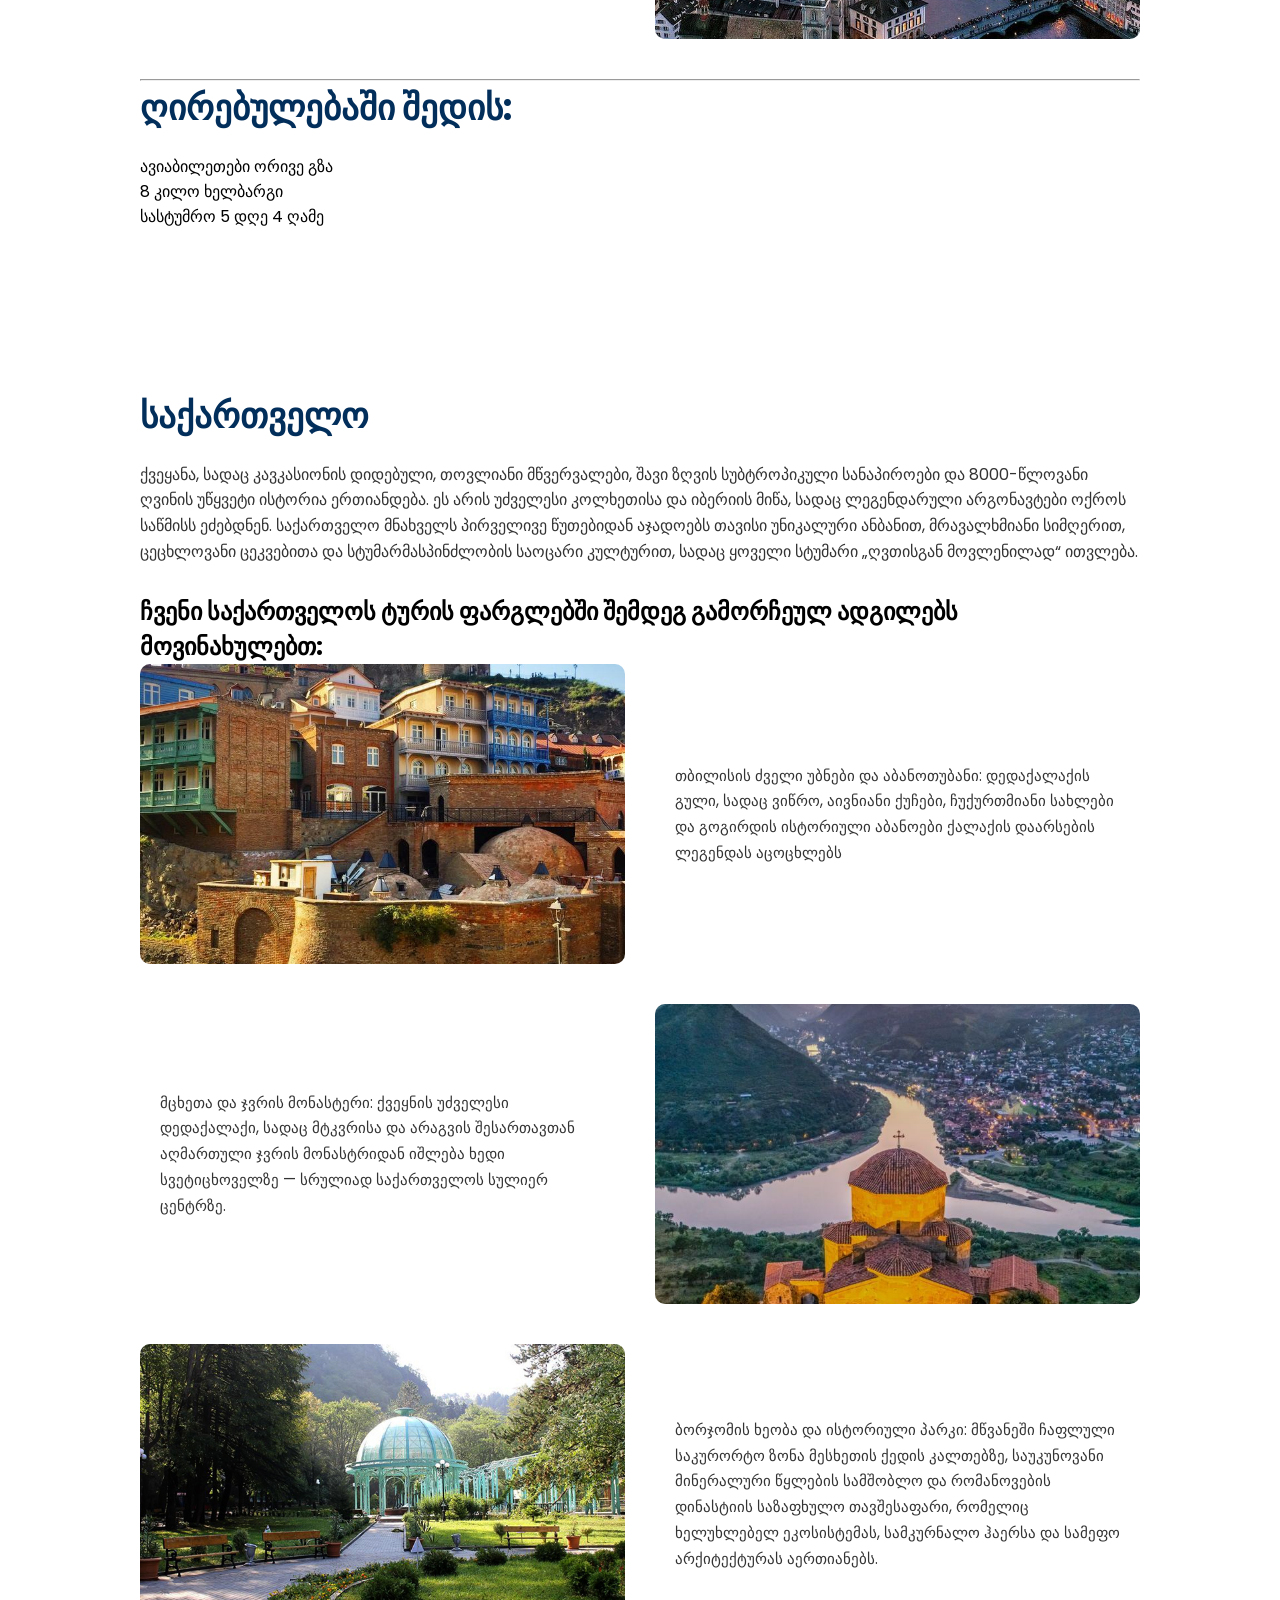
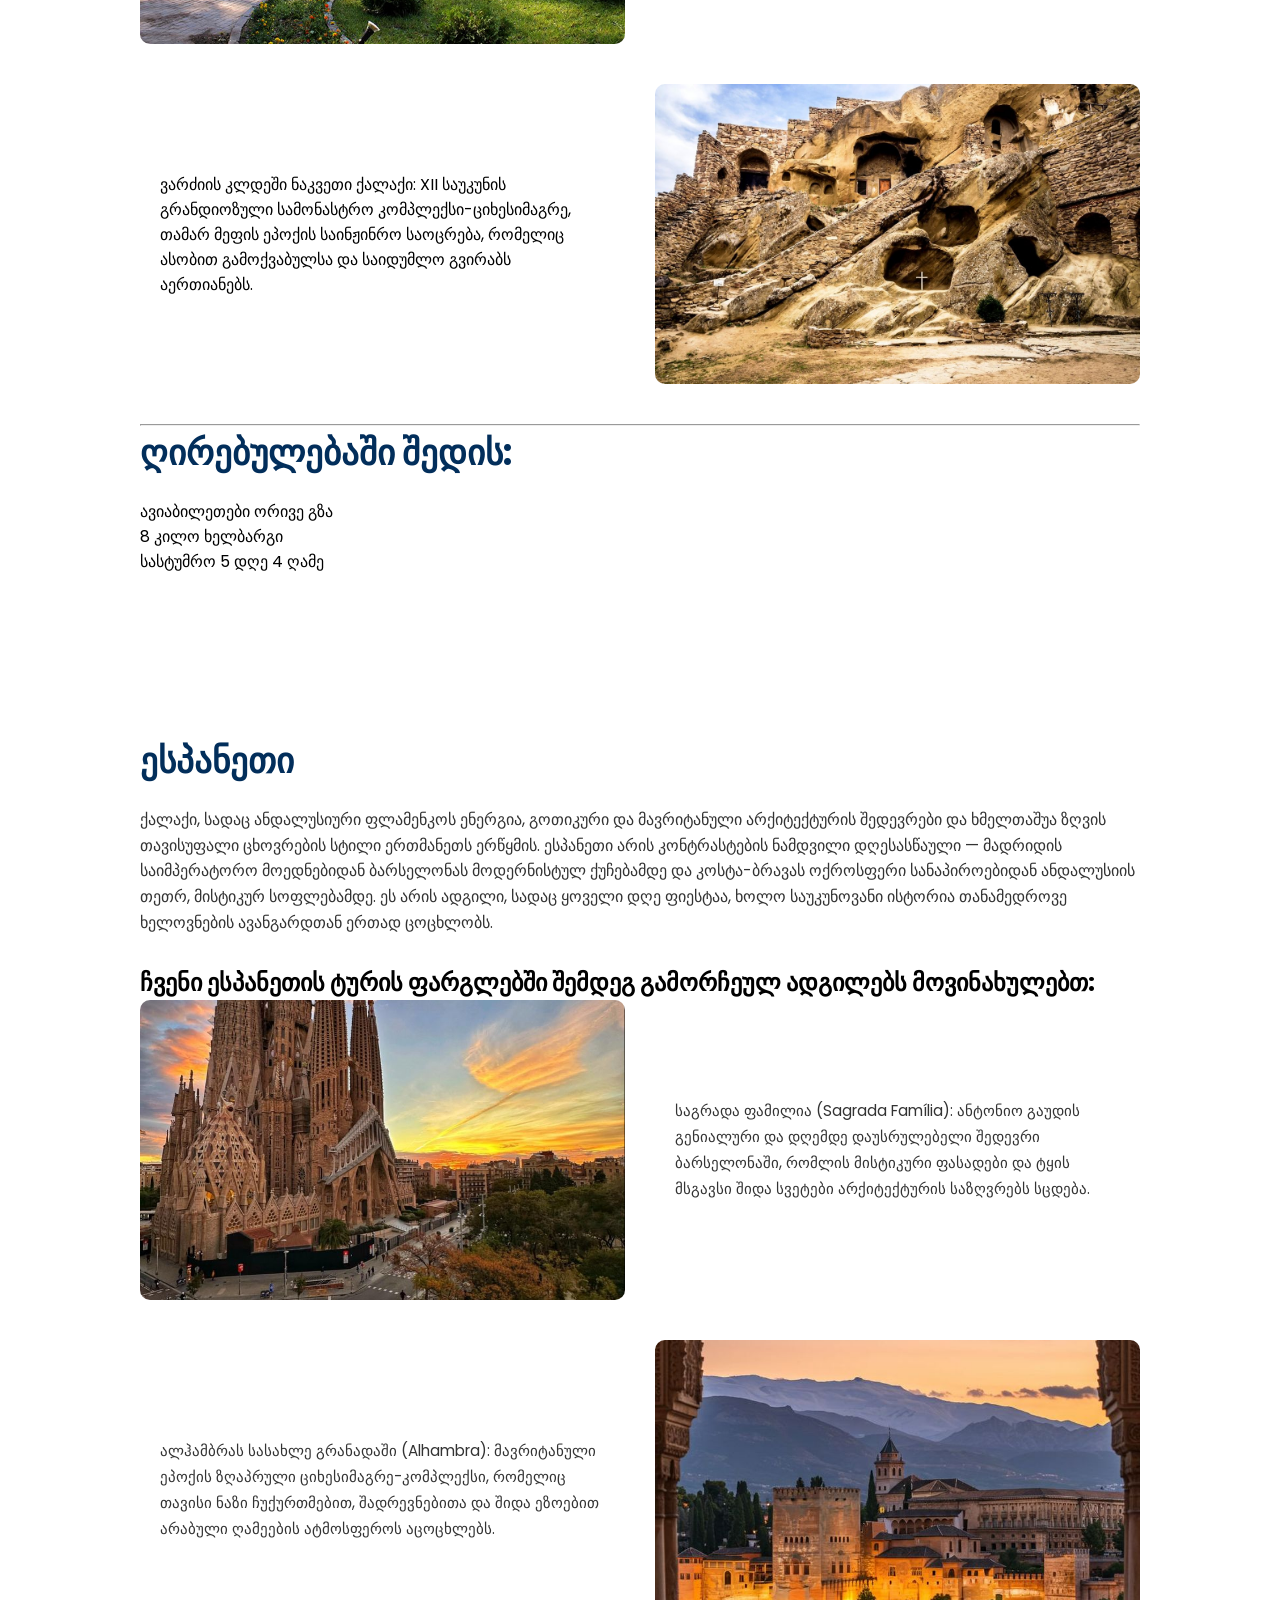
<file: mogzauroba.html>
<!DOCTYPE html>
<html lang="en">
<head>
    <meta charset="UTF-8">
    <meta name="viewport" content="width=device-width, initial-scale=1.0">
    <title>qveynebi</title>
    <link rel="stylesheet" href="styles.css">
</head>
<body>
    <header>
        <a href="index.html#shop" class="btn1">Back</a>
    </header>
    
    <section class="Italia" id="Italia">
     <div class="mogzauroba-box">
         <h1>იტალია</h1>

         <p>
           ქვეყანა, რომელიც ხელოვნების, მოდის, გენიალური გასტრონომიისა და უბრალოდ „ტკბილი ცხოვრების“ (Dolce Vita) სამშობლოა. იტალია მნახველს სთავაზობს მოგზაურობას დროში — რომის იმპერიის მძლავრი ნანგრევებიდან ვენეციის არხების რომანტიკულ და მისტიკურ ატმოსფერომდე. ეს არის ადგილი, სადაც ყოველი ქუჩის კუთხე, მოედანი თუ მარმარილოს ქანდაკება მსოფლიო ისტორიის უმნიშვნელოვანეს ეპოქებს აცოცხლებს.
         </p>
         <h2>ჩვენი იტალიის ტურის ფარგლებში შემდეგ გამორჩეულ ადგილებს მოვინახულებთ:</h2>
         <div class="box-row">
             <div class="box-image">
                 <img src="img/romi.jpg" alt="Italia">
             </div>
             <div class="box-text">
                 <p>
                   კოლიზეუმი (Colosseum): ანტიკური სამყაროს უდიდესი ამფითეატრი, რომლის გრანდიოზული კედლები დღემდე ინახავს გლადიატორების ბრძოლებისა და ძველი რომის ძალაუფლების ისტორიას.
                 </p>
             </div>
         </div>

         <div class="box-row reverse">
             <div class="box-text">
                 <p>
                   ვატიკანის მუზეუმები და სიქსტეს კაპელა (Vatican Museums): მსოფლიო ხელოვნების საგანძური, სადაც საკუთარი თვალით ვიხილავთ მიქელანჯელოს გენიალურ ფრესკებსა და რენესანსის ეპოქის უდიდეს შედევრებს.
                 </p>
             </div>
             <div class="box-image">
                <img src="img/romi1.jpg" alt="Italia">
             </div>
         </div>
 
        <div class="box-row">
           <div class="box-image">
                <img src="img/romi2.jpg" alt="Italia">
             </div>
             <div class="box-text">
                 <p>
                    წმინდა მარკოზის მოედანი და ბაზილიკა (St. Mark's Square): ვენეციის გული, სადაც აღმართულია ბიზანტიური და გოთიკური არქიტექტურის საოცარი ტაძარი, რომელიც თავისი ოქროს მოზაიკებითა და დიდებულებით პირველივე დანახვით აჯადოებს მნახველს.
                 </p>
             </div>
         </div>
           <div class="box-row reverse">
            <div class="box-text">
                 <p>
                   დიდი არხი და რიალტოს ხიდი (Grand Canal & Rialto Bridge): ქალაქის მთავარი „წყლის მაგისტრალი“, რომელზეც გადაჭიმულია ვენეციის უძველესი და ყველაზე საკულტო მარმარილოს ხიდი — რიალტო, საიდანაც გონდოლების მოძრაობის ულამაზესი ხედი იშლება.
                 </p>
             </div>
             <div class="box-image">
                <img src="img/romi3.jpg" alt="Italia">
             </div>
         </div>
         <hr>
         <h1>ღირებულებაში შედის:</h1>
         <ul>
            <li>ავიაბილეთები ორივე გზა</li>
            <li>8 კილო ხელბარგი</li>
            <li>სასტუმრო 5 დღე 4 ღამე</li>
            <li>მატარებლით მგზავრობა რომსა და ვენეციას შორის</li>
         </ul>
     </div>
    </section>


    <section class="Greece" id="Greece">
    <div class="mogzauroba-box">
        <h1>საბერძნეთი</h1>

        <p>
           ქვეყანა, სადაც დასავლური ცივილიზაციის საწყისები, ოლიმპიური ღმერთების ლეგენდები და ეგეოსის ზღვისა თუ კიკლადების კუნძულების თეთრ-ლურჯი სილამაზე ერთმანეთს სრულყოფილად ერწყმის. საბერძნეთი მოგზაურებს სთავაზობს ნამდვილ კონტრასტებს — ათენის ანტიკური, მარმარილოს ტაძრებიდან, სანტორინისა და მიკონოსის კოსმოპოლიტურ და მზიან სანაპიროებამდე. ეს არის ადგილი, სადაც ისტორია ყოველ ნაბიჯზე ცოცხლობს, ხოლო ცხოვრების თავისუფალი, ხმელთაშუაზღვისპირული რიტმი პირველივე წუთებიდანვე გადაგედება.
        </p>
        <h2>ჩვენი საბერძნეთის ტურის ფარგლებში შემდეგ გამორჩეულ ადგილებს მოვინახულებთ:</h2>
        <div class="box-row">
            <div class="box-image">
                <img src="img/saber.jpg" alt="Saberdzneti">
            </div>
            <div class="box-text">
                <p>
                   ათენის აკროპოლისი და პართენონი (The Acropolis & Parthenon): კლდოვან ბორცვზე წამომართული ანტიკური სამყაროს უდიდესი არქიტექტურული ძეგლი, რომელიც ქალღმერთ ათენას პატივსაცემად აიგო და საუკუნეებია ქალაქს ამაყად გადაჰყურებს.
                </p>
            </div>
        </div>

        <div class="box-row reverse">
             <div class="box-text">
                <p>
                  მეტეორას სამონასტრო კომპლექსი (Meteora): ცასა და დედამიწას შორის გამოკიდებული, გიგანტურ ბუნებრივ კლდეებზე აშენებული შუასაუკუნეების მონასტრები, რომლებიც ნამდვილ საინჟინრო და სულიერ საოცრებას წარმოადგენს.
                </p>
            </div>
            <div class="box-image">
                <img src="img/saber1.jpg" alt="Saberdzneti">
            </div>
        </div>

       <div class="box-row">
          <div class="box-image">
                <img src="img/saber2.jpg" alt="Saberdzneti">
            </div>
            <div class="box-text">
                <p>
                    დელფოს არქეოლოგიური ზონა (Delphi): ძველი ბერძნების მიერ „დედამიწის ცენტრად“ მიჩნეული მისტიკური ადგილი აპოლონის ტაძრითა და თეატრით, სადაც ლეგენდარული დელფოს ორაკული წინასწარმეტყველებდა.
                </p>
            </div>
        </div>
          <div class="box-row reverse">
            <div class="box-text">
                <p>
                  სანტორინის კუნძული და ოია (Santorini & Oia): ვულკანურ კლდეებზე შეფენილი თეთრი სახლები და ლურჯგუმბათოვანი ეკლესიები, საიდანაც იშლება მსოფლიოში ყველაზე ცნობილი და ფერადი მზის ჩასვლის ხედები.
                </p>
            </div>
            <div class="box-image">
                <img src="img/saber3.jpg" alt="Saberdzneti">
            </div>
        </div>
        <hr>
        <h1>ღირებულებაში შედის:</h1>
        <ul>
            <li>ავიაბილეთები ორივე გზა</li>
            <li>8 კილო ხელბარგი</li>
            <li>სასტუმრო 5 დღე 4 ღამე</li>
        </ul>
    </div>
     </section>
 
 <section class="lietuva" id="lietuva">
    <div class="mogzauroba-box">
        <h1>ლიეტვუა</h1>

        <p>
           ქვეყანა, სადაც ჩრდილოეთ ევროპის მისტიკური ბუნება, შუასაუკუნეების დიდებული ისტორია და ბაროკოს არქიტექტურის საოცარი შედევრები ერთიანდება. ლიეტუვა მნახველს პირველივე დანახვით აჯადოებს თავისი უღრმესი ტყეებით, ულამაზესი ტბებითა და მდიდარი კულტურული მემკვიდრეობით. მისი გული კი — ვილნიუსი, ევროპის ერთ-ერთი ყველაზე მწვანე და სტუმარმასპინძელი დედაქალაქია, სადაც ძველი მსოფლიოს საიდუმლოებები და თანამედროვე ხელოვნების თავისუფალი სული იდეალურად ერწყმის ერთმანეთს.
        </p>
        <h2>ჩვენი ლიეტვუის ტურის ფარგლებში შემდეგ გამორჩეულ ადგილებს მოვინახულებთ:</h2>
        <div class="box-row">
            <div class="box-image">
                <img src="img/liet.jpg" alt="Lithuania">
            </div>
            <div class="box-text">
                <p>
                  გედიმინასის კოშკი (Gediminas Tower): ვილნიუსის მთავარი სიმბოლო და ისტორიული ციხესიმაგრის ნაწილი, რომელიც ბორცვიდან ამაყად გადაჰყურებს მთელ ქალაქს და საიდანაც წითელსახურავიანი ძველი უბნების ულამაზესი პანორამა იშლება.
                </p>
            </div>
        </div>

        <div class="box-row reverse">
             <div class="box-text">
                <p>
                  ვილნიუსის საკათედრო ტაძარი და მოედანი (Vilnius Cathedral): ქალაქის მთავარი სულიერი ცენტრი თავისი დიდებული კლასიკური ფასადითა და დამოუკიდებლად მდგარი სამრეკლო კოშკით, რომელიც ლიეტუვის სახელმწიფოებრიობის სიმბოლოა.
                </p>
            </div>
            <div class="box-image">
                <img src="img/liet1.jpg" alt="Lithuania">
            </div>
        </div>

       <div class="box-row">
          <div class="box-image">
                <img src="img/liet2.jpg" alt="Lithuania">
            </div>
            <div class="box-text">
                <p>
                    წმინდა ანას ეკლესია (St. Anne's Church): გოთიკური არქიტექტურის ნამდვილი შედევრი, აგებული წითელი აგურით, რომლის სილამაზითაც თავის დროზე ნაპოლეონ ბონაპარტეც კი იმდენად აღფრთოვანებულა, რომ მისი „ხელით პარიზში გადატანა“ უნატრია.წმინდა ანას ეკლესია (St. Anne's Church): გოთიკური არქიტექტურის ნამდვილი შედევრი, აგებული წითელი აგურით, რომლის სილამაზითაც თავის დროზე ნაპოლეონ ბონაპარტეც კი იმდენად აღფრთოვანებულა, რომ მისი „ხელით პარიზში გადატანა“ უნატრია.
                </p>
            </div>
        </div>
          <div class="box-row reverse">
            <div class="box-text">
                <p>
                  უზუპისის რესპუბლიკა (Užupis): მდინარის გაღმა მდებარე ბოჰემური და არტისტული უბანი, რომელმაც თავი დამოუკიდებელ რესპუბლიკად გამოაცხადა. მას აქვს საკუთარი ჰიმნი, კონსტიტუცია (სადაც წერია, რომ „ყველას აქვს უფლება შეცდეს“ ან „ძაღლს აქვს უფლება იყოს ძაღლი“) და უნიკალური ატმოსფერო.
                </p>
            </div>
            <div class="box-image">
                <img src="img/liet3.jpg" alt="Lithuania">
            </div>
        </div>
        <hr>
        <h1>ღირებულებაში შედის:</h1>
        <ul>
            <li>ავიაბილეთები ორივე გზა</li>
            <li>8 კილო ხელბარგი</li>
            <li>სასტუმრო 5 დღე 4 ღამე</li>
        </ul>
    </div>
     </section>

     <section class="Vienna" id="Vienna">
    <div class="mogzauroba-box">
        <h1>ვენა</h1>

        <p>
            ქალაქი, სადაც იმპერიული დიდებულება, კლასიკური მუსიკა და დახვეწილი ევროპული კულტურა ერთმანეთს სრულყოფილად ერწყმის. ვენა საუკუნეების განმავლობაში ჰაბსბურგების დინასტიის მძლავრი იმპერიის ცენტრი იყო, დღეს კი იგი მსოფლიოს ერთ-ერთ ყველაზე მწვანე, ელეგანტურ და ცხოვრების მაღალი ხარისხის მქონე მეტროპოლისად ითვლება, რომელიც მნახველს პირველივე დანახვით აჯადოებს.
        </p>
        <h2>ჩვენი ვენის ტურის ფარგლებში შემდეგ საოცარ ადგილებს მოვინახულებთ:</h2>
        <div class="box-row">
            <div class="box-image">
                <img src="img/ven.jpg" alt="Vienna">
            </div>
            <div class="box-text">
                <p>
                   ბელვედერის სასახლე (Belvedere Palace): ბაროკოს სტილის ულამაზესი კომპლექსი, სადაც ინახება გუსტავ კლიმტის მსოფლიო შედევრი  „კოცნა“.
                </p>
            </div>
        </div>

        <div class="box-row reverse">
             <div class="box-text">
                <p>
                  შონბრუნის სასახლე (Schönbrunn Palace): ჰაბსბურგების საზაფხულო რეზიდენცია, რომელიც თავისი გრანდიოზული ბაღებითა და ოქროსფერი დარბაზებით ვენის ნამდვილი სავიზიტო ბარათია.
                </p>
            </div>
             <div class="box-image">
                <img src="img/ven3.jpg" alt="Vienna">
            </div>
        </div>

       <div class="box-row">
            <div class="box-image">
                <img src="img/ven2.jpg" alt="Vienna">
            </div>
            <div class="box-text">
                <p>
                    ჰოფბურგის სასახლის კომპლექსი (Hofburg): ავსტრიის იმპერატორების ზამთრის რეზიდენცია, სადაც დღესაც იგრძნობა მონარქიული ეპოქის ძალაუფლება და ფუფუნება.
                </p>
            </div>
        </div>
        <hr>
        <h1>ღირებულებაში შედის:</h1>
        <ul>
            <li>ავიაბილეთები ორივე გზა</li>
            <li>8 კილო ხელბარგი</li>
            <li>სასტუმრო 5 დღე 4 ღამე</li>
        </ul>
    </div>
     </section>

      <section class="Budapest" id="Budapest">
    <div class="mogzauroba-box">
        <h1>ბუდაპეშტი</h1>

        <p>
           ქალაქი, სადაც დიდებული იმპერიული არქიტექტურა, თერმული წყლების საუკუნოვანი კულტურა და მდინარე დუნაის ულამაზესი პანორამა ერთიანდება. უნგრეთის დედაქალაქი, რომელსაც ხშირად „აღმოსავლეთის პარიზსაც“ უწოდებენ, ორ ისტორიულ ნაწილს — მთიან, მისტიკურ ბუდასა და დინამიურ, კულტურით სავსე პეშტს აერთიანებს, რაც მოგზაურებს სრულიად კონტრასტულ და დაუვიწყარ შთაბეჭდილებებს ჰპირდება.
        </p>
        <h2>ჩვენი ბუდაპეშტის ტურის ფარგლებში შემდეგ გამორჩეულ ადგილებს მოვინახულებთ:</h2>
        <div class="box-row">
            <div class="box-image">
                <img src="img/budap.jpg" alt="Budapest">
            </div>
            <div class="box-text">
                <p>
                   უნგრეთის პარლამენტის შენობა (Hungarian Parliament): დუნაის სანაპიროზე წამომართული, ნეოგოთიკური სტილის არქიტექტურული საოცრება, რომელიც მსოფლიოში ერთ-ერთ ყველაზე ლამაზ ნაგებობად ითვლება.
                </p>
            </div>
        </div>

        <div class="box-row reverse">
             <div class="box-text">
                <p>
                 წმინდა სტეფანეს ბაზილიკა (St. Stephen's Basilica): ქალაქის უდიდესი ტაძარი, რომელიც გამოირჩევა თავისი გრანდიოზული გუმბათითა და საოცარი შიდა ინტერიერით.
                </p>
            </div>
            <div class="box-image">
                <img src="img/budap1.jpg" alt="Budapest">
            </div>
        </div>

       <div class="box-row">
          <div class="box-image">
                <img src="img/budap2.jpg" alt="Budapest">
            </div>
            <div class="box-text">
                <p>
                    „გრანდ ბუდაპეშტ ჰოტელი“ — ლეგენდარული სასახლე-სასტუმრო, რომელიც ალპების თოვლიან მწვერვალებს შორის, გამოგონილ, მაგრამ საოცრად რეალურ რესპუბლიკა ზუბროვკაში მდებარეობს. ეს არის ადგილი, სადაც გასული საუკუნის ევროპული არისტოკრატიის ფუფუნება, დახვეწილი მანერები და ვეს ანდერსონისეული ზღაპრული, ვარდისფერ-პასტელური ესთეტიკა ერთიანდება.
                </p>
            </div>
        </div>
          <div class="box-row reverse">
            <div class="box-text">
                <p>
                   სასტუმრო გრანდ ბუდაპეშტში ლეგენდარული კონსიერჟი, მესიე გუსტავი დაგხვდებათ, გამოცდით 30-იანი წლების პრემიუმ კლასის სერვისს, სადაც თითოეულ სტუმარს ისე ხვდებიან, როგორც სამეფო ოჯახის წევრს.
                </p>
            </div>
            <div class="box-image">
                <img src="img/budap3.jpg" alt="Budapest">
            </div>
        </div>
        <hr>
        <h1>ღირებულებაში შედის:</h1>
        <ul>
            <li>ავიაბილეთები ორივე გზა</li>
            <li>8 კილო ხელბარგი</li>
            <li>სასტუმრო 5 დღე 4 ღამე</li>
        </ul>
    </div>
     </section>

     <section class="Brazil" id="Brazil">
    <div class="mogzauroba-box">
        <h1>ბრაზილია</h1>

        <p>
          ქვეყანა, სადაც დაუსრულებელი ოკეანის სანაპიროები, ფერადი კარნავალების რიტმი და დედამიწის უდიდესი ველური ბუნება ერთიანდება. სამხრეთ ამერიკის ეს გიგანტი მნახველს სთავაზობს კონტრასტების ნამდვილ აფეთქებას — კოპაკაბანას ოქროსფერი ქვიშიდან და რიო-დე-ჟანეიროს ურბანული ჯუნგლებიდან, ამაზონის უცნობ, მისტიკურ ტყეებამდე. ეს არის ადგილი, სადაც ცხოვრების სიყვარული, ფეხბურთის ვნება და ტროპიკული თავისუფლება ჰაერში ტრიალებს.
        </p>
        <h2>ჩვენი ბრაზილიის ტურის ფარგლებში შემდეგ გამორჩეულ ადგილებს მოვინახულებთ:</h2>
        <div class="box-row">
            <div class="box-image">
                <img src="img/bz.jpg" alt="Brazil">
            </div>
            <div class="box-text">
                <p>
                   ქრისტეს ქანდაკება და კორკოვადოს მთა (Christ the Redeemer): რიოსა და მთელი ბრაზილიის მთავარი სიმბოლო, რომელიც ზღვის დონიდან 700 მეტრზე, კორკოვადოს მთის მწვერვალზეზეა აღმართული და საიდანაც ატლანტის ოკეანის ულამაზესი ხედი იშლება.
                </p>
            </div>
        </div>

        <div class="box-row reverse">
             <div class="box-text">
                <p>
                 იგუასუს ჩანჩქერები (Iguazu Falls): მსოფლიოს ერთ-ერთი ყველაზე შთამბეჭდავი ბუნებრივი საოცრება, სადაც 275 ჩანჩქერის კასკადი ტროპიკულ ჯუნგლებში წარმოუდგენელ სანახაობას ქმნის.
                </p>
            </div>
            <div class="box-image">
                <img src="img/bz1.jpg" alt="Brazil">
            </div>
        </div>

       <div class="box-row">
          <div class="box-image">
                <img src="img/bz2.jpg" alt="Brazil">
            </div>
            <div class="box-text">
                <p>
                    კოპაკაბანასა და იპანემას სანაპიროები (Copacabana & Ipanema): მსოფლიო სახელის მქონე პლაჟები, სადაც იგრძნობა ნამდვილი ბრაზილიური ყოველდღიურობა, სამბას მუსიკა და ადგილობრივი კულტურა.
                </p>
            </div>
        </div>
          <div class="box-row reverse">
            <div class="box-text">
                <p>
                   შაქრისთავა მთა (Sugarloaf Mountain): გრანიტის გიგანტური მონოლითი, სადაც ფუნიკულიორით ავალთ, რათა გუანაბარას ყურისა და საღამოს, განათებული ქალაქის პანორამით დავტკბეთ.
                </p>
            </div>
            <div class="box-image">
                <img src="img/bz3.jpg" alt="Brazil">
            </div>
        </div>
        <hr>
        <h1>ღირებულებაში შედის:</h1>
        <ul>
            <li>ავიაბილეთები ორივე გზა</li>
            <li>8 კილო ხელბარგი</li>
            <li>სასტუმრო 5 დღე 4 ღამე</li>
        </ul>
    </div>
     </section>


     <section class="Switzerland" id="Switzerland">
    <div class="mogzauroba-box">
        <h1>შვეიცარია</h1>

        <p>
         ქვეყანა, სადაც ხელუხლებელი ბუნების სიდიადე, სარკისებრი ტბები და უმაღლესი კლასის ევროპული სიზუსტე ერთმანეთს ერწყმის. შვეიცარია მნახველს სთავაზობს პეიზაჟებს, რომლებიც უფრო მეტად მხატვრის ტილოს ჰგავს, ვიდრე რეალობას — თოვლიანი ალპური მწვერვალები, მწვანე მდელოებზე შეფენილი იდილიური სოფლები და მსოფლიოს საუკეთესო საათებისა თუ შოკოლადის საუკუნოვანი ტრადიცია. ეს არის ადგილი, სადაც სიმშვიდე, კომფორტი და ბუნების სილამაზე აბსოლუტურ ჰარმონიაშია.
        </p>
        <h2>ჩვენი შვეიცარიის ტურის ფარგლებში შემდეგ გამორჩეულ ადგილებს მოვინახულებთ:</h2>
        <div class="box-row">
            <div class="box-image">
                <img src="img/swz.jpg"alt="Switzerland">
            </div>
            <div class="box-text">
                <p>
                   ლუცერნი და მისი ისტორიული ხიდი (Lucerne & Chapel Bridge): ფერადი შუასაუკუნეების ქალაქი ფირუზისფერი ტბის პირას, სადაც მდებარეობს ევროპის უძველესი გადახურული ხის ხიდი — კაპელბრიუკე.
                </p>
            </div>
        </div>

        <div class="box-row reverse">
             <div class="box-text">
                <p>
                მატაჰორნის მთა და ცერმატი (Matterhorn & Zermatt): ალპების ყველაზე ცნობილი, პირამიდის ფორმის საკულტო მწვერვალი და მის ძირში გაშენებული ეკოლოგიური ქალაქი ცერმატი, სადაც ავტომობილებით გადაადგილება აკრძალულია.
                </p>
            </div>
            <div class="box-image">
                <img src="img/swz1.jpg" alt="Switzerland">
            </div>
        </div>

       <div class="box-row">
          <div class="box-image">
                <img src="img/swz2.jpg" alt="Switzerland">
            </div>
            <div class="box-text">
                <p>
                   ლაუტერბრუნენის ხეობა (Lauterbrunnen Valley): ზღაპრული მწვანე ხეობა, რომელიც გარშემორტყმულია გიგანტური კლდეებითა და 72 ჩანჩქერით, მათ შორის ცნობილი შტაუბახის ჩანჩქერით.
                </p>
            </div>
        </div>
          <div class="box-row reverse">
            <div class="box-text">
                <p>
                ციურიხის ძველი ქალაქი და ტბა (Zurich Altstadt): ქვეყნის ფინანსური და კულტურული გული, სადაც ვიწრო, ისტორიული ქუჩები მდიდრულ შოპინგ-ხეივნებსა და ულამაზეს სანაპიროს უერთდება.
                </p>
            </div>
            <div class="box-image">
                <img src="img/swz3.jpg" alt="Switzerland">
            </div>
        </div>
        <hr>
        <h1>ღირებულებაში შედის:</h1>
        <ul>
            <li>ავიაბილეთები ორივე გზა</li>
            <li>8 კილო ხელბარგი</li>
            <li>სასტუმრო 5 დღე 4 ღამე</li>
        </ul>
    </div>
     </section>


     <section class="Georgia" id="Georgia">
    <div class="mogzauroba-box">
        <h1>საქართველო</h1>

        <p>
            ქვეყანა, სადაც კავკასიონის დიდებული, თოვლიანი მწვერვალები, შავი ზღვის სუბტროპიკული სანაპიროები და 8000-წლოვანი ღვინის უწყვეტი ისტორია ერთიანდება. ეს არის უძველესი კოლხეთისა და იბერიის მიწა, სადაც ლეგენდარული არგონავტები ოქროს საწმისს ეძებდნენ. საქართველო მნახველს პირველივე წუთებიდან აჯადოებს თავისი უნიკალური ანბანით, მრავალხმიანი სიმღერით, ცეცხლოვანი ცეკვებითა და სტუმარმასპინძლობის საოცარი კულტურით, სადაც ყოველი სტუმარი „ღვთისგან მოვლენილად“ ითვლება.
        </p>
        <h2>ჩვენი საქართველოს ტურის ფარგლებში შემდეგ გამორჩეულ ადგილებს მოვინახულებთ:</h2>
        <div class="box-row">
            <div class="box-image">
                <img src="img/geo.jpg"alt="georgia">
            </div>
            <div class="box-text">
                <p>
                   თბილისის ძველი უბნები და აბანოთუბანი: დედაქალაქის გული, სადაც ვიწრო, აივნიანი ქუჩები, ჩუქურთმიანი სახლები და გოგირდის ისტორიული აბანოები ქალაქის დაარსების ლეგენდას აცოცხლებს
                </p>
            </div>
        </div>

        <div class="box-row reverse">
             <div class="box-text">
                <p>
                მცხეთა და ჯვრის მონასტერი: ქვეყნის უძველესი დედაქალაქი, სადაც მტკვრისა და არაგვის შესართავთან აღმართული ჯვრის მონასტრიდან იშლება ხედი სვეტიცხოველზე — სრულიად საქართველოს სულიერ ცენტრზე.
                </p>
            </div>
            <div class="box-image">
                <img src="img/geo1.jpg" alt="Georgia">
            </div>
        </div>

       <div class="box-row">
          <div class="box-image">
                <img src="img/geo2.jpg" alt="Georgia">
            </div>
            <div class="box-text">
                <p>
                   ბორჯომის ხეობა და ისტორიული პარკი: მწვანეში ჩაფლული საკურორტო ზონა მესხეთის ქედის კალთებზე, საუკუნოვანი მინერალური წყლების სამშობლო და რომანოვების დინასტიის საზაფხულო თავშესაფარი, რომელიც ხელუხლებელ ეკოსისტემას, სამკურნალო ჰაერსა და სამეფო არქიტექტურას აერთიანებს.
                </p>
            </div>
        </div>
          <div class="box-row reverse">
            <div class="box-text">
                ვარძიის კლდეში ნაკვეთი ქალაქი: XII საუკუნის გრანდიოზული სამონასტრო კომპლექსი-ციხესიმაგრე, თამარ მეფის ეპოქის საინჟინრო საოცრება, რომელიც ასობით გამოქვაბულსა და საიდუმლო გვირაბს აერთიანებს.
                </p>
            </div>
            <div class="box-image">
                <img src="img/geo3.jpg" alt="Georgia">
            </div>
        </div>
        <hr>
        <h1>ღირებულებაში შედის:</h1>
        <ul>
            <li>ავიაბილეთები ორივე გზა</li>
            <li>8 კილო ხელბარგი</li>
            <li>სასტუმრო 5 დღე 4 ღამე</li>
        </ul>
    </div>
     </section>

     <section class="Spain" id="Spain">
    <div class="mogzauroba-box">
        <h1>ესპანეთი</h1>

        <p>
          ქალაქი, სადაც ანდალუსიური ფლამენკოს ენერგია, გოთიკური და მავრიტანული არქიტექტურის შედევრები და ხმელთაშუა ზღვის თავისუფალი ცხოვრების სტილი ერთმანეთს ერწყმის. ესპანეთი არის კონტრასტების ნამდვილი დღესასწაული — მადრიდის საიმპერატორო მოედნებიდან ბარსელონას მოდერნისტულ ქუჩებამდე და კოსტა-ბრავას ოქროსფერი სანაპიროებიდან ანდალუსიის თეთრ, მისტიკურ სოფლებამდე. ეს არის ადგილი, სადაც ყოველი დღე ფიესტაა, ხოლო საუკუნოვანი ისტორია თანამედროვე ხელოვნების ავანგარდთან ერთად ცოცხლობს.
        </p>
        <h2>ჩვენი ესპანეთის ტურის ფარგლებში შემდეგ გამორჩეულ ადგილებს მოვინახულებთ:</h2>
        <div class="box-row">
            <div class="box-image">
                <img src="img/spg.jpg"alt="spain">
            </div>
            <div class="box-text">
                <p>
                  საგრადა ფამილია (Sagrada Família): ანტონიო გაუდის გენიალური და დღემდე დაუსრულებელი შედევრი ბარსელონაში, რომლის მისტიკური ფასადები და ტყის მსგავსი შიდა სვეტები არქიტექტურის საზღვრებს სცდება.
                </p>
            </div>
        </div>

        <div class="box-row reverse">
             <div class="box-text">
                <p>
                 ალჰამბრას სასახლე გრანადაში (Alhambra): მავრიტანული ეპოქის ზღაპრული ციხესიმაგრე-კომპლექსი, რომელიც თავისი ნაზი ჩუქურთმებით, შადრევნებითა და შიდა ეზოებით არაბული ღამეების ატმოსფეროს აცოცხლებს.
                </p>
            </div>
            <div class="box-image">
                <img src="img/spg1.jpg" alt="Spain">
            </div>
        </div>

       <div class="box-row">
          <div class="box-image">
                <img src="img/spg2.jpg" alt="Spain">
            </div>
            <div class="box-text">
                <p>
                  მადრიდის სამეფო სასახლე და პრადოს მუზეუმი (Royal Palace & Prado): ქვეყნის დიდებული გული, სადაც ევროპის ერთ-ერთი ყველაზე მდიდრული სამეფო რეზიდენცია და ველასკესის, გოიასა და ელ გრეკოს მსოფლიო მნიშვნელობის ნახატები გველოდება.
                </p>
            </div>
        </div>
          <div class="box-row reverse">
            <div class="box-text">
                <P>
                   სევილიის საკათედრო ტაძარი და ხირალდა (Seville Cathedral): მსოფლიოში უდიდესი გოთიკური ტაძარი, სადაც ქრისტეფორე კოლუმბის საფლავია დაკრძალული და საიდანაც მთელ ანდალუსიაზე ულამაზესი ხედი იშლება.
                </p>
            </div>
            <div class="box-image">
                <img src="img/spg3.jpg" alt="Spain">
            </div>
        </div>
        <hr>
        <h1>ღირებულებაში შედის:</h1>
        <ul>
            <li>ავიაბილეთები ორივე გზა</li>
            <li>8 კილო ხელბარგი</li>
            <li>სასტუმრო 5 დღე 4 ღამე</li>
        </ul>
    </div>
     </section>
<script src="main.js"></script>
</body>
</html>
</file>
<file: styles.css>
@import url('https://fonts.googleapis.com/css2?family=Poppins:wght@100;200;300;400;500;600;700&display=swap');
 
* {
    margin: 0;
    padding: 0;
    box-sizing: border-box;
    scroll-behavior: smooth;
    scroll-padding-top: 2rem;
    list-style: none;
    text-decoration: none;
    font-family: 'Poppins', sans-serif;
}

img {
    max-width: 100%;
    height: auto;
    display: block;
}
 
:root {
    --text-color: #000000;
    --text-color1: #ffffff;
    --main-color: #0080ff;
    --main-color1: #022e5b;
}
 
section {
    padding: 50px 10%;
}
 

header {
    position: fixed;
    width: 100%;
    top: 0;
    right: 0;
    z-index: 1000;
    display: flex;
    align-items: center;
    justify-content: space-between;
    padding: 18px 100px;
    background: #022e5b;
}
 
.logo {
    font-size: 1.2rem;
    font-weight: 600;
    color: var(--text-color1);
}
 
.logo span {
    color: var(--main-color);
}

.navbar {
    position: relative;
    display: flex;
}
 
.navbar a {
    font-size: 1rem;
    padding: 10px 20px;
    font-weight: 500;
    color: var(--text-color1);
}
 
.navbar a:hover {
    color: var(--main-color);
}
 
#menu{
    font-size: 2rem;
    cursor: pointer;
    display: none;
    color: var(--main-color1);
}


.home {
    width: 100%;
    min-height: 100vh;
    padding-top: 80px;
    background-image: url("img/background1.jpg");
    background-repeat: no-repeat;
    background-size: cover;
    background-position: center;
    background-attachment: fixed;
    display: flex;
    align-items: center;
}
 
.home-text h1 {
    font-size: 2.7rem;
    color: var(--text-color1);
}
 
.home-text p {
    font-size: 0.938rem;
    margin: 0.4rem 0 1.8rem;
    color: var(--text-color1);
}
 
.home-text span {
    color: var(--main-color);
}
 

.btn {
    padding: 10px 14px;
    background: var(--main-color);
    color: var(--text-color1);
    border-radius: 0.3rem;
    font-size: 14px;
}
 
.btn:hover {
    background: #022e5b;
}

.btn1 {
    padding: 10px 14px;
    background: var(--main-color);
    color: var(--text-color1);
    border-radius: 0.3rem;
    font-size: 14px;
}
 
.btn1:hover {
    background: #4680ba;
}
 

.heading {
    text-align: center;
}
 
.heading span {
    font-size: 1rem;
    font-weight: 500;
}
 
.heading h2 {
    font-size: 2rem;
}
 

.shop-container {
    display: grid;
    grid-template-columns: repeat(3, 1fr);
    gap: 1rem;
    margin-top: 2rem;
}
 

.box {
    position: relative;
    background: #a1c6f6;
    padding: 15px;
    border-radius: 0.5rem;
}
 
.box-img {
    width: 100%;
    height: 250px;
    overflow: hidden;
    position: relative;
}
 
.box-img img {
    width: 100%;
    height: 100%;
    object-fit: cover;
    border-radius: 0.5rem;
    transition: transform 0.4s ease;
}

.box-img:hover img {
    transform: scale(1.08);
}
 
.title-price {
    display: flex;
    flex-direction: column;
    padding: 12px 12px 4px;
    gap: 4px;
}
 
.title-price h3 {
    font-size: 1rem;
    font-weight: 600;
    word-break: keep-all;
}

.title-price h5 {
    margin: 0;
}

.title-price .rating {
    display: inline-flex;
    align-items: center;
    gap: 0.35rem;
}

.title-price img {
    width: 1.1rem;
    height: auto;
}
 
.box > span {
    font-size: 1.1rem;
    font-weight: 500;
    padding-left: 12px;
    color: var(--main-color);
    display: block;
    margin-bottom: 30px;
}
 
.box .add-btn {
    position: absolute;
    bottom: 15px;
    right: 15px;
    padding: 8px 14px;
    font-size: 0.95rem;
    font-weight: 600;
    background: var(--main-color);
    color: var(--text-color1);
    border-radius: 0.35rem;
    cursor: pointer;
}
 
.box .add-btn:hover {
    background: #022e5b;
}


.about {
    display: grid;
    grid-template-columns: repeat(2, 1fr);
    gap: 1rem;
    align-items: center;
}

.about-img {
    width: 100%;
    overflow: hidden;
}

.about-img img {
    width: 100%;
    height: 100%;
    border-radius: 10px;
    object-fit: cover;
}

.about-txt span {
    font-size: 14px;
    font-weight: 500;
    text-transform: uppercase;
    color: var(--main-color);
}

.about-txt p {
    font-size: 0.938rem;
    margin: 0.5rem 0 1.4rem;
}

span {
    color: var(--main-color);
}


.brands-container {
    display: grid;
    grid-template-columns: repeat(auto-fit, minmax(100px, auto));
    align-items: center;
    justify-content: space-between;
    gap: 1rem;
    margin-top: 2rem;
}

.brands-container img {
    width: 100px;
    filter: grayscale(1);
}

.brands-container img:hover {
    filter: grayscale(0);
}


.newletter {
    display: flex;
    flex-direction: column;
    align-items: center;
    background-image: url("img/borjomi.jpg");
    background-repeat: no-repeat;
    background-size: cover;
    background-position: center;
}

.newletter h2 {
    color: #fff;
}

.news-box {
    display: flex;
    align-items: center;
    margin-top: 2rem;
}

.news-box input {
    width: 260px;
    height: 44px;
    border: none;
    outline: none;
    background: #fff;
    padding: 10px;
}

.news-box .btn {
    height: 44px;
    padding: 11px;
    border-radius: 0;
    font-weight: 500;
    text-transform: uppercase;
}


.footer {
    display: grid;
    grid-template-columns: repeat(auto-fit, minmax(240px, auto));
    gap: 1rem;
}

.footer-box h2 {
    font-size: 1.2rem;
    font-weight: 600;
    margin-bottom: 10px;
}

.footer-box span {
    color: var(--main-color);
}

.footer-box p {
    font-size: 0.938rem;
    margin-bottom: 10px;
}

.social {
    display: flex;
    align-items: center;
    gap: 10px;
}

.social a {
    display: inline-flex;
    align-items: center;
    justify-content: center;
}

.social img {
    width: 32px;
    height: 32px;
    object-fit: contain;
    filter: grayscale(1);
    transition: filter 0.25s ease, transform 0.25s ease;
}

.social a:hover img {
    filter: grayscale(0);
    transform: scale(1.05);
}

.footer-box h3 {
    font-weight: 500;
    margin-bottom: 10px;
}

.footer-box li a {
    color: var(--text-color);
}

.footer-box li a:hover {
    color: var(--main-color);
}

.contact-info {
    display: flex;
    flex-direction: column;
}

.contact-info span {
    color: var(--text-color);
}


::selection {
    background: var(--main-color);
    color: #ffffff;
}


.heading::before {
    content: '';
    display: block;
    width: 50px;
    height: 3px;
    background: var(--main-color);
    margin: 0 auto 8px;
    border-radius: 2px;
}



.footer-box h2::after {
    content: '';
    display: block;
    width: 30px;
    height: 2px;
    background: var(--main-color);
    margin-top: 6px;
    border-radius: 2px;
}


header {
    background: linear-gradient(90deg, #022e5b 60%, #013d78 100%);
}

.box {
    background: linear-gradient(160deg, #c9dff7 0%, #a1c6f6 100%);
}


.box {
    box-shadow: 0 4px 18px rgba(0, 128, 255, 0.13), 0 1px 4px rgba(2, 46, 91, 0.08);
    transition: box-shadow 0.3s ease, transform 0.3s ease;
}

.box:hover {
    box-shadow: 0 8px 32px rgba(0, 128, 255, 0.22), 0 2px 8px rgba(2, 46, 91, 0.12);
    transform: translateY(-4px);
}

.wrapper {
    box-shadow: 0 25px 60px rgba(2, 46, 91, 0.5);
}

header {
    box-shadow: 0 2px 12px rgba(0, 0, 0, 0.18);
}


@keyframes fadeInUp {
    from {
        opacity: 0;
        transform: translateY(30px);
    }
    to {
        opacity: 1;
        transform: translateY(0);
    }
}

@keyframes pulse {
    0%, 100% { transform: scale(1); }
    50% { transform: scale(1.05); }
}

@keyframes shimmer {
    0% { background-position: -200% center; }
    100% { background-position: 200% center; }
}

.home-text h1 {
    animation: fadeInUp 0.8s ease forwards;
}

.home-text p {
    animation: fadeInUp 0.8s ease 0.2s both;
}

.home-text .btn {
    animation: fadeInUp 0.8s ease 0.4s both;
}

.add-btn {
    animation: none;
    transition: background 0.25s, transform 0.2s;
}

.add-btn:hover {
    animation: pulse 0.4s ease;
}


#cart-btn {
    position: relative;
    color: #fff;
    font-weight: 600;
    font-size: 1rem;
    padding: 8px 14px;
    display: inline-flex;
    align-items: center;
}

#cart-badge {
    background: #0080ff;
    color: #fff;
    border-radius: 50%;
    padding: 2px 7px;
    font-size: 0.75rem;
    position: absolute;
    top: 0;
    right: 0;
}


#scrollTopBtn {
    position: fixed;
    bottom: 30px;
    right: 30px;
    z-index: 999;
    background: #0080ff;
    color: #fff;
    border: none;
    border-radius: 50%;
    width: 44px;
    height: 44px;
    font-size: 1.4rem;
    cursor: pointer;
    display: none;
    box-shadow: 0 4px 14px rgba(0,128,255,0.35);
    transition: background 0.2s, transform 0.2s;
}

#scrollTopBtn:hover {
    background: #022e5b;
    transform: scale(1.1);
}


.add-btn.added {
    background: #022e5b !important;
    color: #fff;
}


.newletter {
    background-color: rgba(2, 46, 91, 0.85);
    background-image: url("img/borjomi.jpg");
    background-blend-mode: multiply;
}

.about {
    background-color: rgb(244, 248, 255);
    border-radius: 12px;
    padding: 40px 5%;
}


.mogzauroba-box {
    max-width: 1000px;
    margin: 0 auto;
    padding: 30px 0;
}

.mogzauroba-box h1 {
    font-size: 2.2rem;
    margin-bottom: 20px;
    color: var(--main-color1);
}

.mogzauroba-box > p {
    font-size: 1rem;
    line-height: 1.6;
    margin-bottom: 30px;
    color: #333;
}

.box-row {
    display: grid;
    grid-template-columns: 1fr 1fr;
    gap: 30px;
    align-items: center;
    margin-bottom: 40px;
}

.box-row.reverse {
    grid-auto-flow: dense;
}

.box-row.reverse .box-text {
    grid-column: 1;
}

.box-row.reverse .box-image {
    grid-column: 2;
}

.box-text {
    padding: 20px;
}

.box-text p {
    font-size: 0.95rem;
    line-height: 1.7;
    color: #333;
}

.box-image {
    width: 100%;
    height: 300px;
    overflow: hidden;
}

.box-image img {
    width: 100%;
    height: 100%;
    object-fit: cover;
    border-radius: 10px;
}


@media (max-width: 991px) {
    header {
        padding: 18px 4%;
    }
    section {
        padding: 50px 4%;
    }
}

@media (max-width: 881px) {
    .home-text h1 {
        font-size: 2rem;
    }
    .shop-container {
        grid-template-columns: repeat(2, 1fr);
    }
}

@media (max-width: 768px) {
    header {
        padding: 11px 4%;
    }
    #menu {
        display: initial;
    }
    header .navbar {
        position: absolute;
        top: -500px;
        left: 0;
        right: 0;
        display: flex;
        flex-direction: column;
        background: #022e5b;
        box-shadow: 0 4px 4px rgb(0 0 0 / 10%);
        transition: 0.2s ease;
        text-align: center;
    }
    .navbar a {
        padding: 1.5rem;
        display: block;
    }
    .navbar.active {
        top: 100%;
    }
    .navbar a:hover {
        color: var(--text-color1);
        background: var(--main-color);
    }
    .about {
        grid-template-columns: 1fr;
        text-align: center;
    }
    .about-img {
        padding-top: 1rem;
        order: 2;
    }
    .box .box-img {
        height: 220px;
    }
}

@media (max-width: 491px) {
    .home-text h1 {
        font-size: 1.7rem;
    }
    .box .box-img {
        height: 200px;
    }
    .news-box input {
        width: 180px;
    }
    .about-txt h2 {
        font-size: 1.2rem;
    }
}

.carousel-wrapper {
    position: relative;
    margin-top: 2rem;
    padding: 0 30px;
}

.car-track-outer {
    overflow: hidden;
}

.car-track {
    display: flex;
    transition: transform 0.5s cubic-bezier(.4, 0, .2, 1);
}

.car-slide {
    min-width: calc(33.333% - 0.67rem);
    margin-right: 1rem;
    box-sizing: border-box;
}

.car-slide:last-child {
    margin-right: 0;
}

.car-btn {
    position: absolute;
    top: 45%;
    transform: translateY(-50%);
    background: #fff;
    border: 1px solid #ccc;
    border-radius: 50%;
    width: 40px;
    height: 40px;
    font-size: 26px;
    line-height: 1;
    cursor: pointer;
    z-index: 10;
    transition: background 0.2s, color 0.2s;
}

.car-prev { left: -10px; }
.car-next { right: -10px; }

.car-btn:hover {
    background: var(--main-color);
    color: #fff;
    border-color: var(--main-color);
}

.car-dots {
    display: flex;
    justify-content: center;
    gap: 8px;
    margin-top: 16px;
}

.car-dot {
    width: 10px;
    height: 10px;
    border-radius: 50%;
    background: #ccc;
    cursor: pointer;
    transition: background 0.3s, transform 0.3s;
    border: none;
}

.car-dot.active {
    background: var(--main-color);
    transform: scale(1.3);
}

@media (max-width: 768px) {
    .car-slide {
        min-width: 100%;
        margin-right: 0;
    }
}

@media (max-width: 600px) {
    header {
        flex-wrap: wrap;
        padding: 14px 16px;
    }

    .logo {
        font-size: 1rem;
    }

    .navbar {
        width: 100%;
    }

    .navbar a {
        padding: 14px 0.8rem;
        font-size: 0.95rem;
    }

    .home {
        padding-top: 90px;
    }

    .home-text {
        width: 100%;
        max-width: 100%;
        padding: 0 1rem;
    }

    .home-text h1 {
        font-size: 1.9rem;
    }

    .home-text p {
        font-size: 0.95rem;
    }

    .shop-container {
        grid-template-columns: 1fr;
        gap: 1rem;
    }

    .box {
        padding: 12px;
    }

    .box-img {
        height: 200px;
    }

    .title-price h3 {
        font-size: 0.98rem;
    }

    .box > span {
        margin-bottom: 24px;
    }

    .about {
        grid-template-columns: 1fr;
        text-align: center;
        padding: 30px 1rem;
    }

    .about-img {
        order: 2;
        padding-top: 1rem;
    }

    .about-txt p {
        font-size: 0.95rem;
    }

    .brands-container {
        gap: 0.75rem;
    }

    .news-box {
        flex-direction: column;
        gap: 10px;
    }

    .news-box input {
        width: 100%;
    }

    .footer {
        padding-bottom: 20px;
    }

    .carousel-wrapper {
        padding: 0 10px;
    }

    .car-btn {
        width: 36px;
        height: 36px;
        font-size: 22px;
    }

    .page {
        padding: 30px 12px;
    }

    .container {
        padding: 0 1rem;
    }

    .box-row {
        grid-template-columns: 1fr;
        gap: 24px;
    }

    .box-image {
        height: 240px;
    }
}


.page {
    min-height: 100vh;
    display: flex;
    align-items: center;
    justify-content: center;
    padding: 40px 16px;
}

.container {
    width: 100%;
    max-width: 960px;
}

.wrapper {
    display: grid;
    grid-template-columns: 1fr 1fr;
    border-radius: 20px;
    overflow: hidden;
    box-shadow: 0 25px 60px rgba(2, 46, 91, 0.5);
    min-height: 580px;
    transition: all 0.35s ease;
}


.login,
.logup {
    display: grid;
    grid-template-rows: auto 1fr;
}

.login {
    background: var(--main-color1);
}

.logup {
    background: #ffffff;
}

.content-heading {
    padding: 36px 36px 20px;
}

.content-from {
    padding: 28px 36px 36px;
}

form p {
    margin-bottom: 16px;
    display: flex;
    flex-direction: column;
    gap: 6px;
}

form label {
    font-size: 0.78rem;
    font-weight: 600;
    letter-spacing: 0.3px;
}

.login form label {
    color: #ffffff;
}

.login .welcome h2,
.login .welcome p {
    color: #ffffff;
}

form input[type="text"],
form input[type="email"],
form input[type="password"] {
    width: 100%;
    padding: 10px 14px;
    border-radius: 8px;
    border: 1.5px solid transparent;
    font-size: 0.875rem;
    outline: none;
    transition: border-color 0.25s, box-shadow 0.25s;
}

.login form input[type="text"],
.login form input[type="email"],
.login form input[type="password"] {
    background: rgba(255,255,255,0.08);
    color: var(--text-color1);
}

.logup form input[type="text"],
.logup form input[type="email"],
.logup form input[type="password"] {
    background: #eaf2ff;
    color: var(--text-color);
    border-color: #c5dcf7;
}

@media (max-width: 700px) {
    .wrapper {
        grid-template-columns: 1fr;
    }

    .logup {
        border-top: 3px solid var(--main-color);
    }

    .content-heading {
        padding: 28px 24px 16px;
    }

    .content-from {
        padding: 20px 24px 28px;
    }

    .welcome h2 {
        font-size: 1.5rem !important;
    }
}


.sr-only {
    position: absolute;
    width: 1px;
    height: 1px;
    padding: 0;
    margin: -1px;
    overflow: hidden;
    clip: rect(0, 0, 0, 0);
    white-space: nowrap;
    border: 0;
}


.form-fieldset {
    border: none;
    padding: 0;
    margin: 0;
}

.form-legend {
    display: none;
}
</file>
